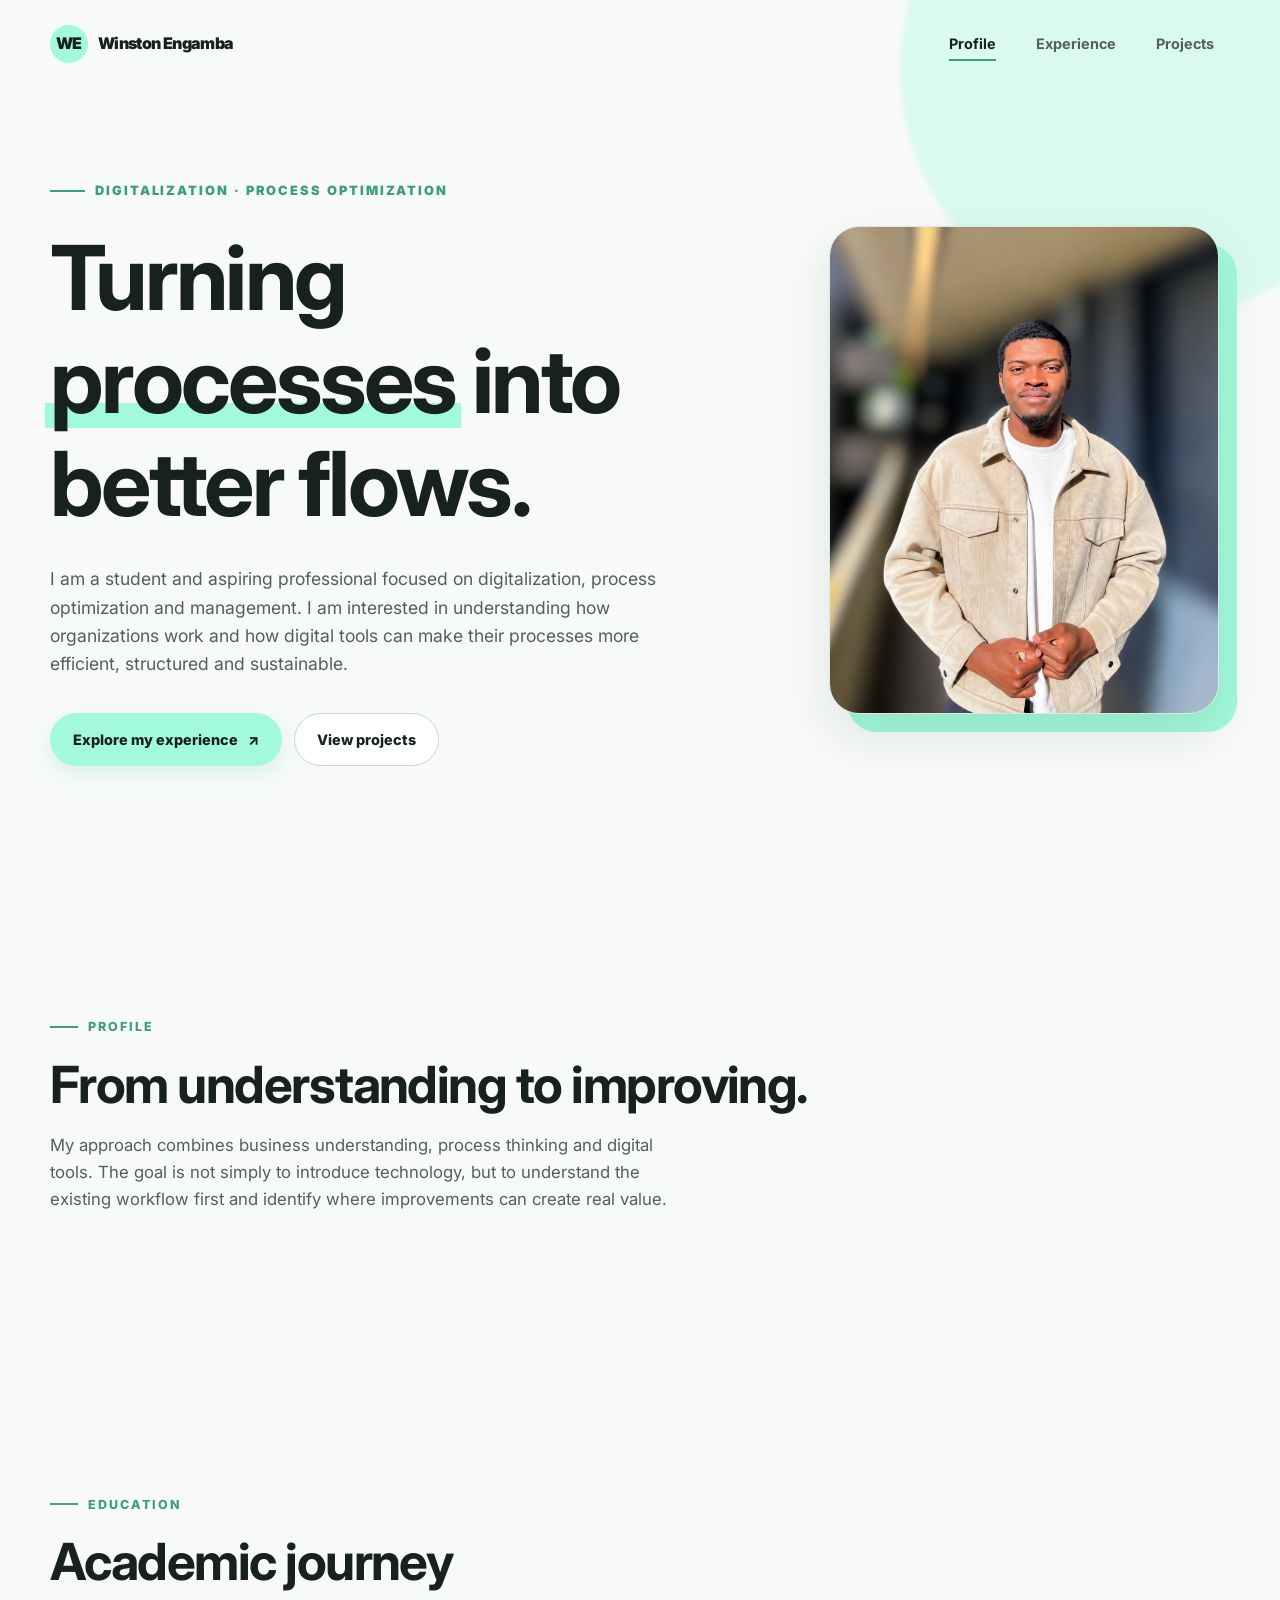
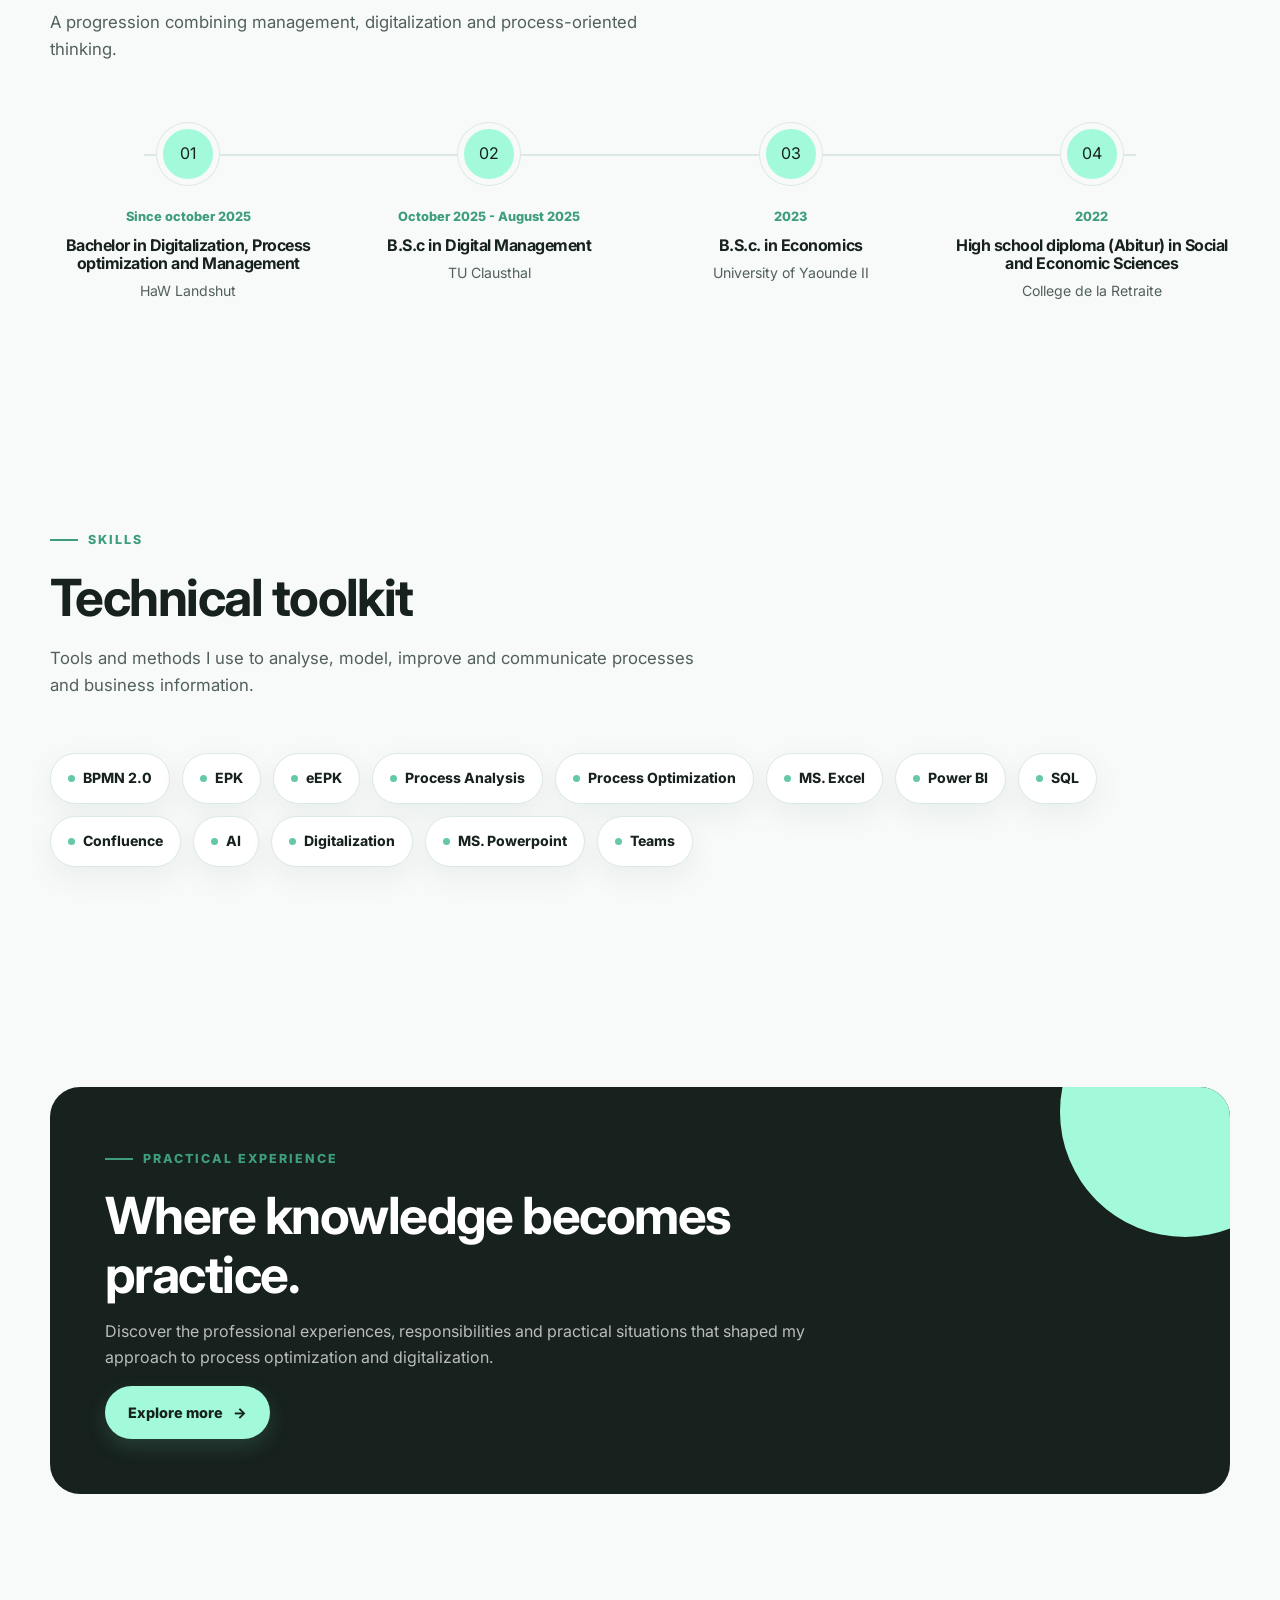
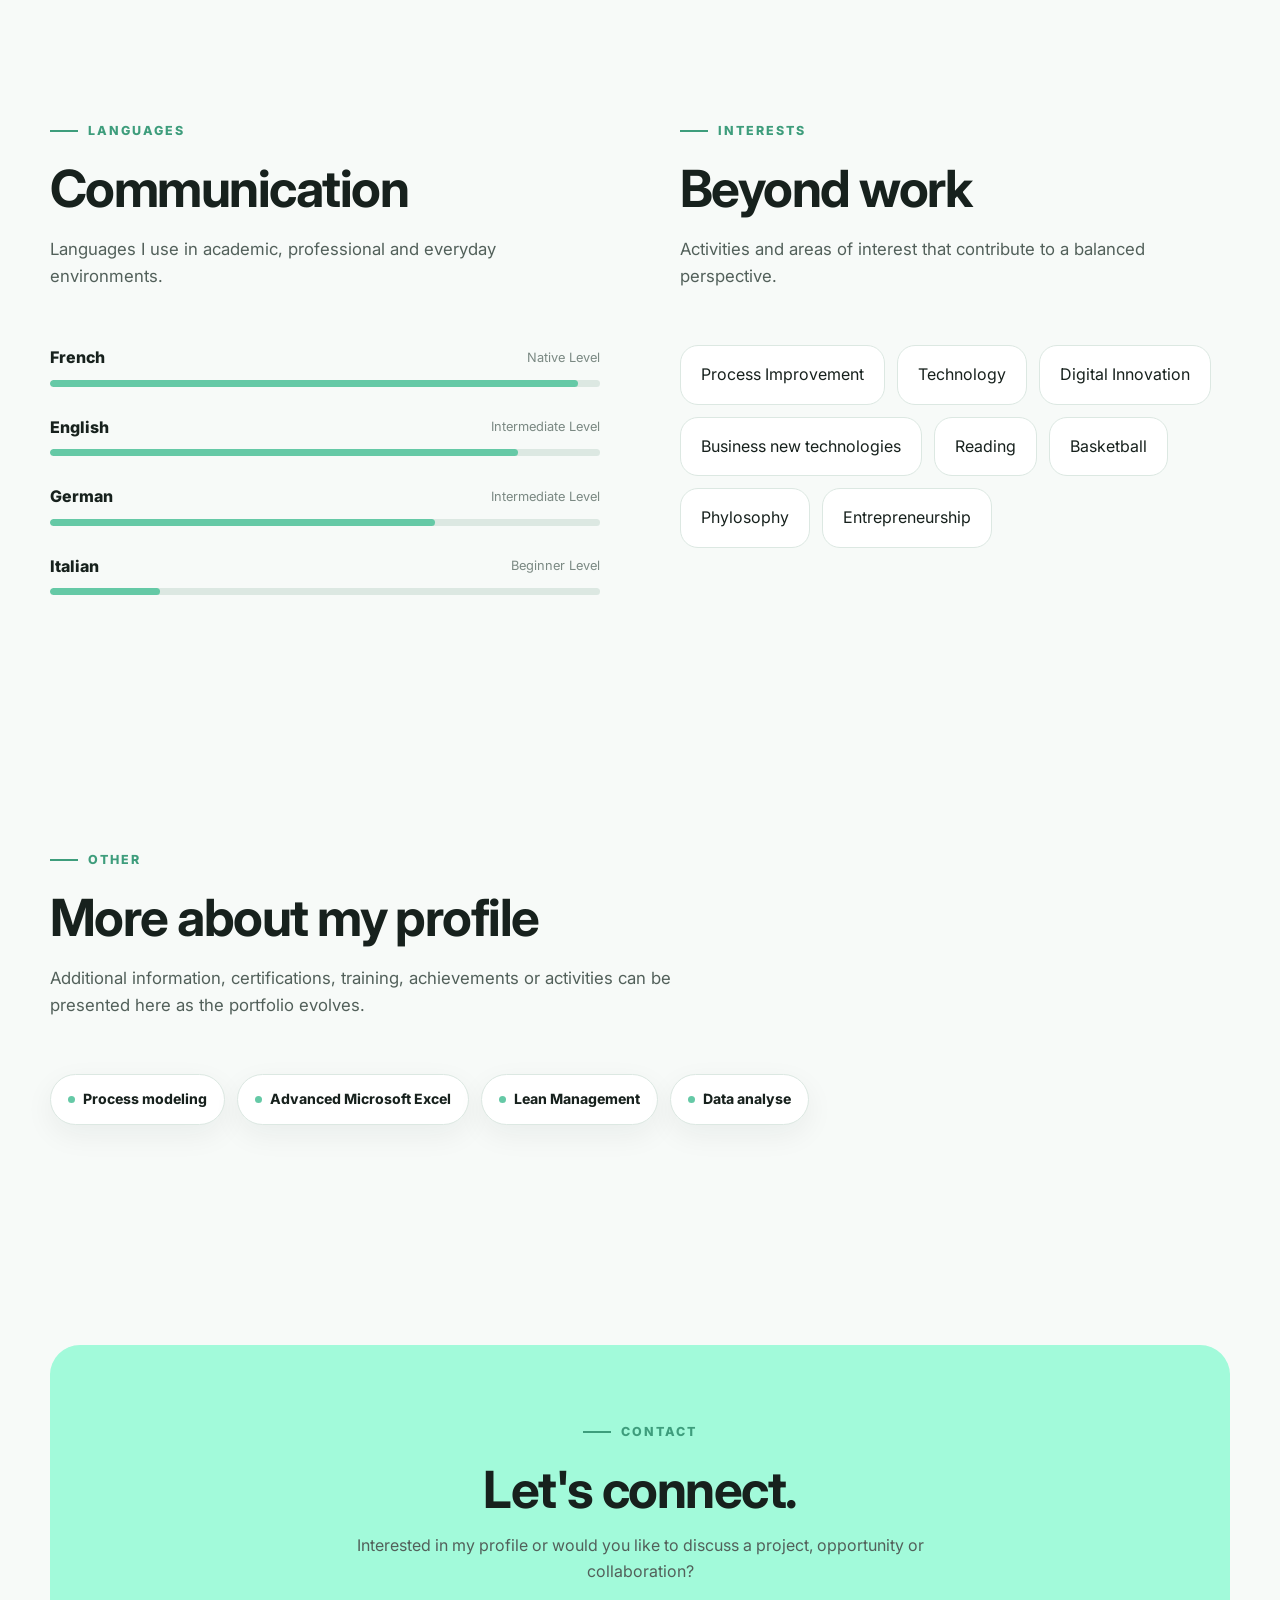
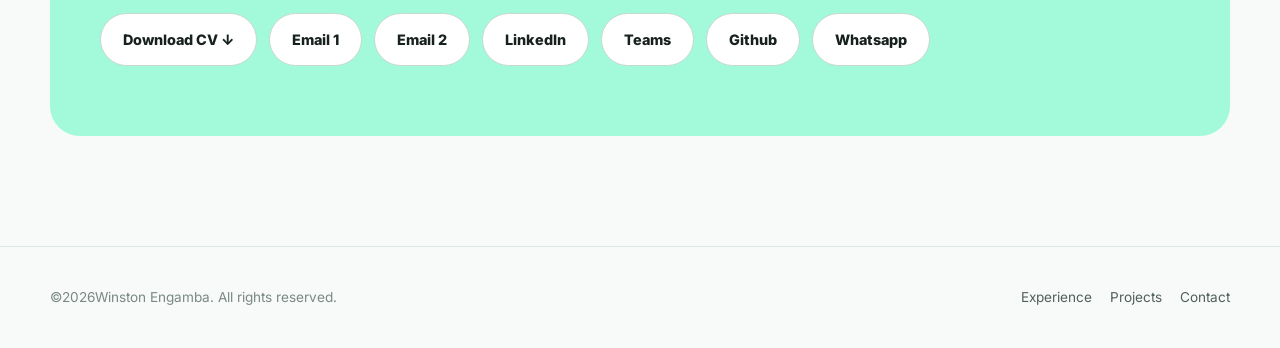
<file: index.html>
<!DOCTYPE html>
<html lang="en">

<head>

    <!-- =====================================================
         META
    ====================================================== -->

    <meta charset="UTF-8">

    <meta
        name="viewport"
        content="width=device-width, initial-scale=1.0"
    >

    <meta
        name="description"
        content="Personal portfolio of Winston Engamba — Digitalization, Process Optimization and Management."
    >

    <meta
        name="author"
        content="Winston Engamba"
    >

    <title>
        Winston Engamba | Digitalization & Process Optimization
    </title>


    <!-- =====================================================
         FAVICON
    ====================================================== -->

    <link
        rel="icon"
        type="image/png"
        href="assets/icons/favicon.png"
    >


    <!-- =====================================================
         CSS
    ====================================================== -->

    <link
        rel="stylesheet"
        href="css/main.css"
    >

    <link
        rel="stylesheet"
        href="css/profile.css"
    >


    <!-- =====================================================
         FONT
    ====================================================== -->

    <link rel="preconnect" href="https://fonts.googleapis.com">
    <link rel="preconnect" href="https://fonts.gstatic.com" crossorigin>
    <link
        href="https://fonts.googleapis.com/css2?family=Inter:wght@400;500;600;700;800;900&display=swap"
        rel="stylesheet"
    >
</head>


<body>


<!-- =========================================================
     HEADER
========================================================= -->

<header class="site-header">

    <div class="header-container">


        <!-- Logo -->

        <a
            href="index.html"
            class="site-logo"
            aria-label="Winston Engamba - Home"
        >

            <span class="logo-mark">WE</span>
            <span>Winston Engamba</span>

        </a>


        <!-- Navigation -->

        <nav class="main-navigation" aria-label="Main navigation">
            <a href="index.html" class="active">Profile</a>
            <a href="experiences.html">Experience</a>
            <a href="projects.html">Projects</a>
        </nav>
    </div>
</header>

<main>

  <!-- =========================================================
     HERO / PERSONAL PROFILE
========================================================= -->

<section
    class="profile-hero"
    id="profile"
>

    <div class="container">

        <div class="profile-hero-grid">


            <!-- Text -->

            <div
                class="profile-hero-content reveal"
            >

                <div class="profile-eyebrow">

                    Digitalization
                    ·
                    Process Optimization

                </div>


                <h1 class="profile-title">

                    Turning
                    <span class="highlight">
                        processes
                    </span>
                    into better flows.

                </h1>


                <p class="profile-introduction">

                    I am a student and aspiring professional
                    focused on digitalization, process
                    optimization and management. I am
                    interested in understanding how
                    organizations work and how digital tools
                    can make their processes more efficient,
                    structured and sustainable.

                </p>


                <div class="profile-actions">

                    <a
                        href="experiences.html"
                        class="button button-primary"
                    >
                        Explore my experience
                        <span>↗</span>
                    </a>


                    <a
                        href="projects.html"
                        class="button button-secondary"
                    >
                        View projects
                    </a>

                </div>

            </div>



            <!-- Profile picture -->

            <div
                class="profile-photo-wrapper hero-visual reveal"
            >

                <div class="profile-photo-frame">

                    <img
                        src="assets/images/profile/profile (2).png"
                        alt="Portrait of Winston Engamba"
                        class="profile-photo"
                    >

                </div>

            </div>


        </div>

    </div>

</section>



<!-- =========================================================
     SHORT PROFILE
========================================================= -->
<section class="section">
    <div class="container">
        <div class="section-header reveal">
            <span class="section-label">Profile</span>
            <h2 class="section-title">From understanding to improving.</h2>
            <p class="section-description">
                My approach combines business understanding, process thinking and 
              digital tools. The goal is not simply to introduce technology, but to
              understand the existing workflow first and identify where improvements 
              can create real value.
            </p>
        </div>
    </div>
</section>

<!-- =========================================================
     EDUCATION
========================================================= -->
<section class="section" id="education">
    <div class="container">
        <div class="section-header reveal">
            <span class="section-label">Education</span>
            <h2 class="section-title">Academic journey</h2>
            <p class="section-description">A progression combining management,
                digitalization and process-oriented thinking.
            </p>

        </div>



        <div class="education-timeline">


            <!-- Education 01 -->
            <article class="education-item reveal">
                <div class="education-node">01</div>
                <div class="education-year">Since october 2025</div>
                <h3 class="education-degree">
                    Bachelor in Digitalization, Process optimization and Management</h3>
                <p class="education-school">HaW Landshut</p>
            </article>

            <!-- Education 02 -->
            <article class="education-item reveal">
                <div class="education-node">02</div>
                <div class="education-year">October 2025 - August 2025</div>
                <h3 class="education-degree">B.S.c in Digital Management</h3>
                <p class="education-school">TU Clausthal</p>
            </article>



            <!-- Education 03 -->
            <article class="education-item reveal">
                <div class="education-node">03</div>
                <div class="education-year">2023</div>
                <h3 class="education-degree">B.S.c. in Economics</h3>
                <p class="education-school">University of Yaounde II</p>
            </article>

            <!-- Education 04 -->
            <article class="education-item reveal">
                <div class="education-node">04</div>
                <div class="education-year">2022</div>
                <h3 class="education-degree">
                    High school diploma (Abitur) in Social and Economic Sciences</h3>
                <p class="education-school">College de la Retraite</p>
            </article>
       </div>
    </div>
</section>



<!-- =========================================================
     TECHNICAL SKILLS
========================================================= -->
<section class="section" id="skills">
    <div class="container">
        <div class="section-header reveal">
            <span class="section-label">Skills</span>
            <h2 class="section-title">Technical toolkit</h2>
            <p class="section-description">
                Tools and methods I use to analyse,
                model, improve and communicate processes
                and business information.
            </p>
        </div>

        <div class="skills-grid reveal">
            <span class="skill-bubble">BPMN 2.0</span>
            <span class="skill-bubble">EPK</span>
            <span class="skill-bubble">eEPK</span>
            <span class="skill-bubble">Process Analysis</span>
            <span class="skill-bubble">Process Optimization</span>
            <span class="skill-bubble">MS. Excel</span>
            <span class="skill-bubble">Power BI</span>
            <span class="skill-bubble">SQL</span>
            <span class="skill-bubble">Confluence</span>
            <span class="skill-bubble">AI</span>
            <span class="skill-bubble">Digitalization</span>
            <span class="skill-bubble">MS. Powerpoint</span>
            <span class="skill-bubble">Teams</span>
        </div>
    </div>
</section>

<!-- =========================================================
     EXPERIENCE BANNER
========================================================= -->
<section class="section">
    <div class="container">
        <div class="profile-cta reveal">
            <div class="profile-cta-content">
                <span class="section-label">Practical Experience</span>
                <h2>Where knowledge becomes practice.</h2>
                <p>Discover the professional experiences, responsibilities 
                  and practical situations that shaped my approach to process
                  optimization and digitalization.
                </p>
                <a href="experience.html" class="button button-primary">Explore more
                    <span>→</span>
                </a>
            </div>
        </div>
    </div>
</section>

<!-- =========================================================
     LANGUAGES & INTERESTS
========================================================= -->
<section class="section" id="languages">
    <div class="container">
        <div class="languages-grid">
            <!-- =================================================
                 LANGUAGES
            ================================================== -->
            <div class="reveal">
                <div class="section-header">
                    <span class="section-label">Languages</span>
                    <h2 class="section-title">Communication</h2>
                    <p class="section-description">Languages I use in academic,
                        professional and everyday
                        environments.
                    </p>
                </div>

                <!-- Language 01 -->
                <div class="language-item">

                    <div class="language-header">
                        <span class="language-name">French</span>
                        <span class="language-level">Native Level</span>
                    </div>
                    <div class="language-track">
                        <div class="language-progress" data-level="96"></div>
                    </div>
                </div>

                <!-- Language 02 -->
                <div class="language-item">
                    <div class="language-header">
                        <span class="language-name">English</span>
                        <span class="language-level">Intermediate Level</span>
                    </div>
                    <div class="language-track">
                        <div class="language-progress" data-level="85"></div>
                    </div>
                </div>

                <!-- Language 03 -->
                <div class="language-item">
                    <div class="language-header">
                        <span class="language-name">German</span>
                        <span class="language-level">Intermediate Level</span>
                    </div>
                    <div class="language-track">
                        <div class="language-progress" data-level="70"></div>
                    </div>

                </div>

                <!-- Language 04 -->

                <div class="language-item">
                    <div class="language-header">
                        <span class="language-name">Italian</span>
                        <span class="language-level">Beginner Level</span>
                    </div>
                    <div class="language-track">
                        <div class="language-progress" data-level="20"></div>
                    </div>
                </div>
            </div>



            <!-- =================================================
                 INTERESTS
            ================================================== -->
            <div class="reveal">
                <div class="section-header">
                    <span class="section-label">Interests</span>
                    <h2 class="section-title">Beyond work</h2>
                    <p class="section-description">Activities and areas of interest
                        that contribute to a balanced perspective.
                    </p>
                </div>

                <div class="interests-grid">
                    <div class="interest-card">Process Improvement</div>
                    <div class="interest-card">Technology</div>
                    <div class="interest-card">Digital Innovation</div>
                    <div class="interest-card">Business new technologies</div>        
                    <div class="interest-card">Reading</div>
                    <div class="interest-card">Basketball</div>
                    <div class="interest-card">Phylosophy</div>
                    <div class="interest-card">Entrepreneurship</div>
                </div>
            </div>
        </div>
    </div>
</section>



<!-- =========================================================
     OTHER
========================================================= -->

<section
    class="section"
    id="other"
>

    <div class="container">

        <div class="section-header reveal">
            <span class="section-label">Other</span>
            <h2 class="section-title">More about my profile</h2>
            <p class="section-description">
                Additional information, certifications,
                training, achievements or activities can
                be presented here as the portfolio evolves.
            </p>
        </div>

        <div class="skills-grid reveal">
            <span class="skill-bubble">Process modeling</span>
            <span class="skill-bubble">Advanced Microsoft Excel</span>
            <span class="skill-bubble">Lean Management</span>
            <span class="skill-bubble">Data analyse</span>
        </div>
    </div>
</section>

<!-- =========================================================
     CONTACT / CV
========================================================= -->
<section class="section" id="contact">
    <div class="container">
        <div class="contact-banner reveal">
            <span class="section-label">Contact</span>
            <h2>Let's connect.</h2>
            <p>Interested in my profile or would you like to discuss a project, 
              opportunity or collaboration?
            </p>
            <div class="profile-actions" text=center>
                <a
                    href="assets/documents/CV_Winston_Engamba.pdf"
                    class="button button-secondary"
                    data-cv-download
                    download
                >
                    Download CV
                    ↓
                </a>
                <a href="mailto:rodokomon@24gmail.com" class="button button-secondary"
                >Email 1</a>
                <a href="mailto:winstonengamba5@gmail.com" class="button button-secondary"
                >Email 2</a>
                <a href="www.linkedin.com/in/winston-engamba-7b3489325" class="button button-secondary"
                >LinkedIn</a>
                <a href="https://teams.live.com/l/invite/FEAVHbyP9lPHipJ5g?v=g1" class="button button-secondary"
                >Teams</a>
                <a href="https://github.com/wero-git" class="button button-secondary"
                >Github</a>
                <a href="tel:+491784901148" class="button button-secondary"
                >Whatsapp</a>
          </div>
        </div>
    </div>
</section>
</main>

<!-- =========================================================
     FOOTER
========================================================= -->

<footer class="site-footer">
    <div class="container footer-container">
        <p class="footer-copy">
          ©<span data-current-year>2026</span>Winston Engamba. All rights reserved.
        </p>

      <div class="footer-links">
            <a href="experiences.html">Experience</a>
            <a href="projects.html">Projects</a>
            <a href="#contact">Contact</a>
        </div>

    </div>

</footer>



<!-- =========================================================
     JAVASCRIPT
========================================================= -->

<script src="js/main.js" defer></script>
<script src="js/animations.js" defer></script>

</body>

</html>
</file>
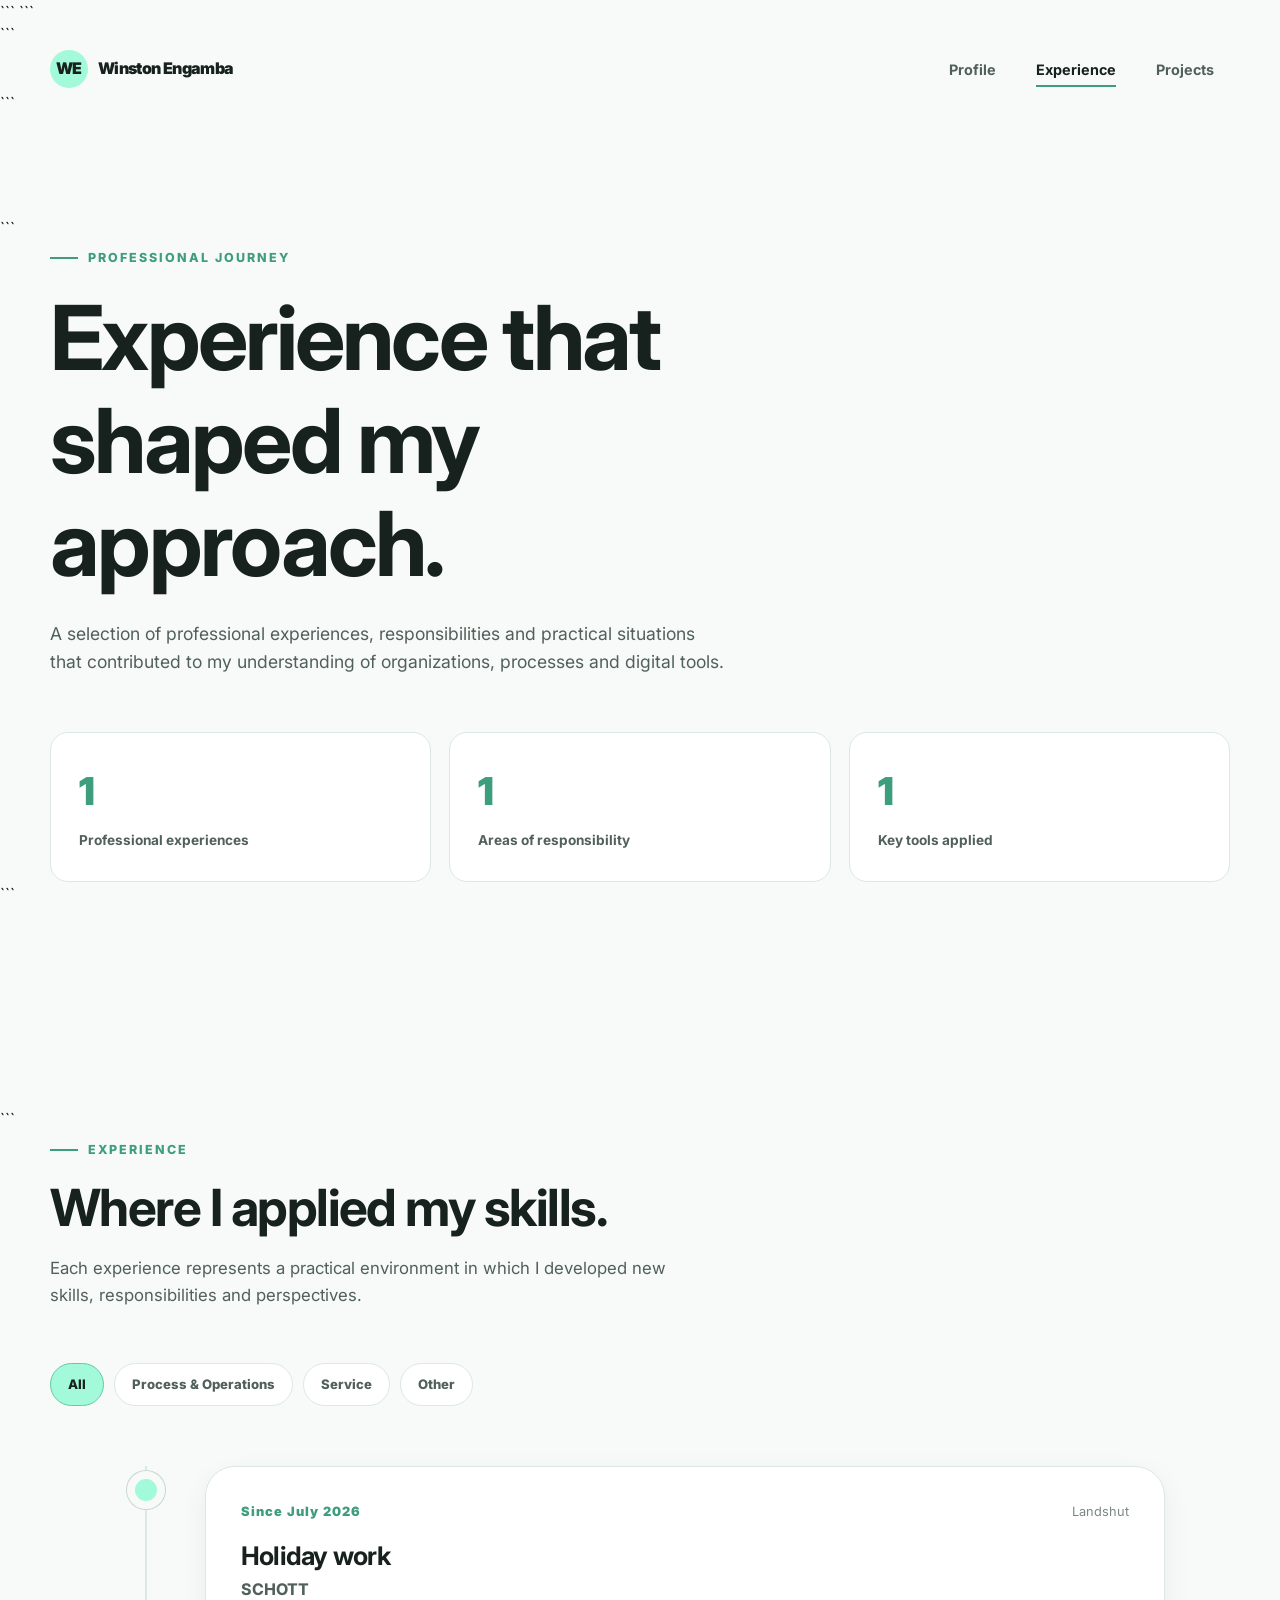
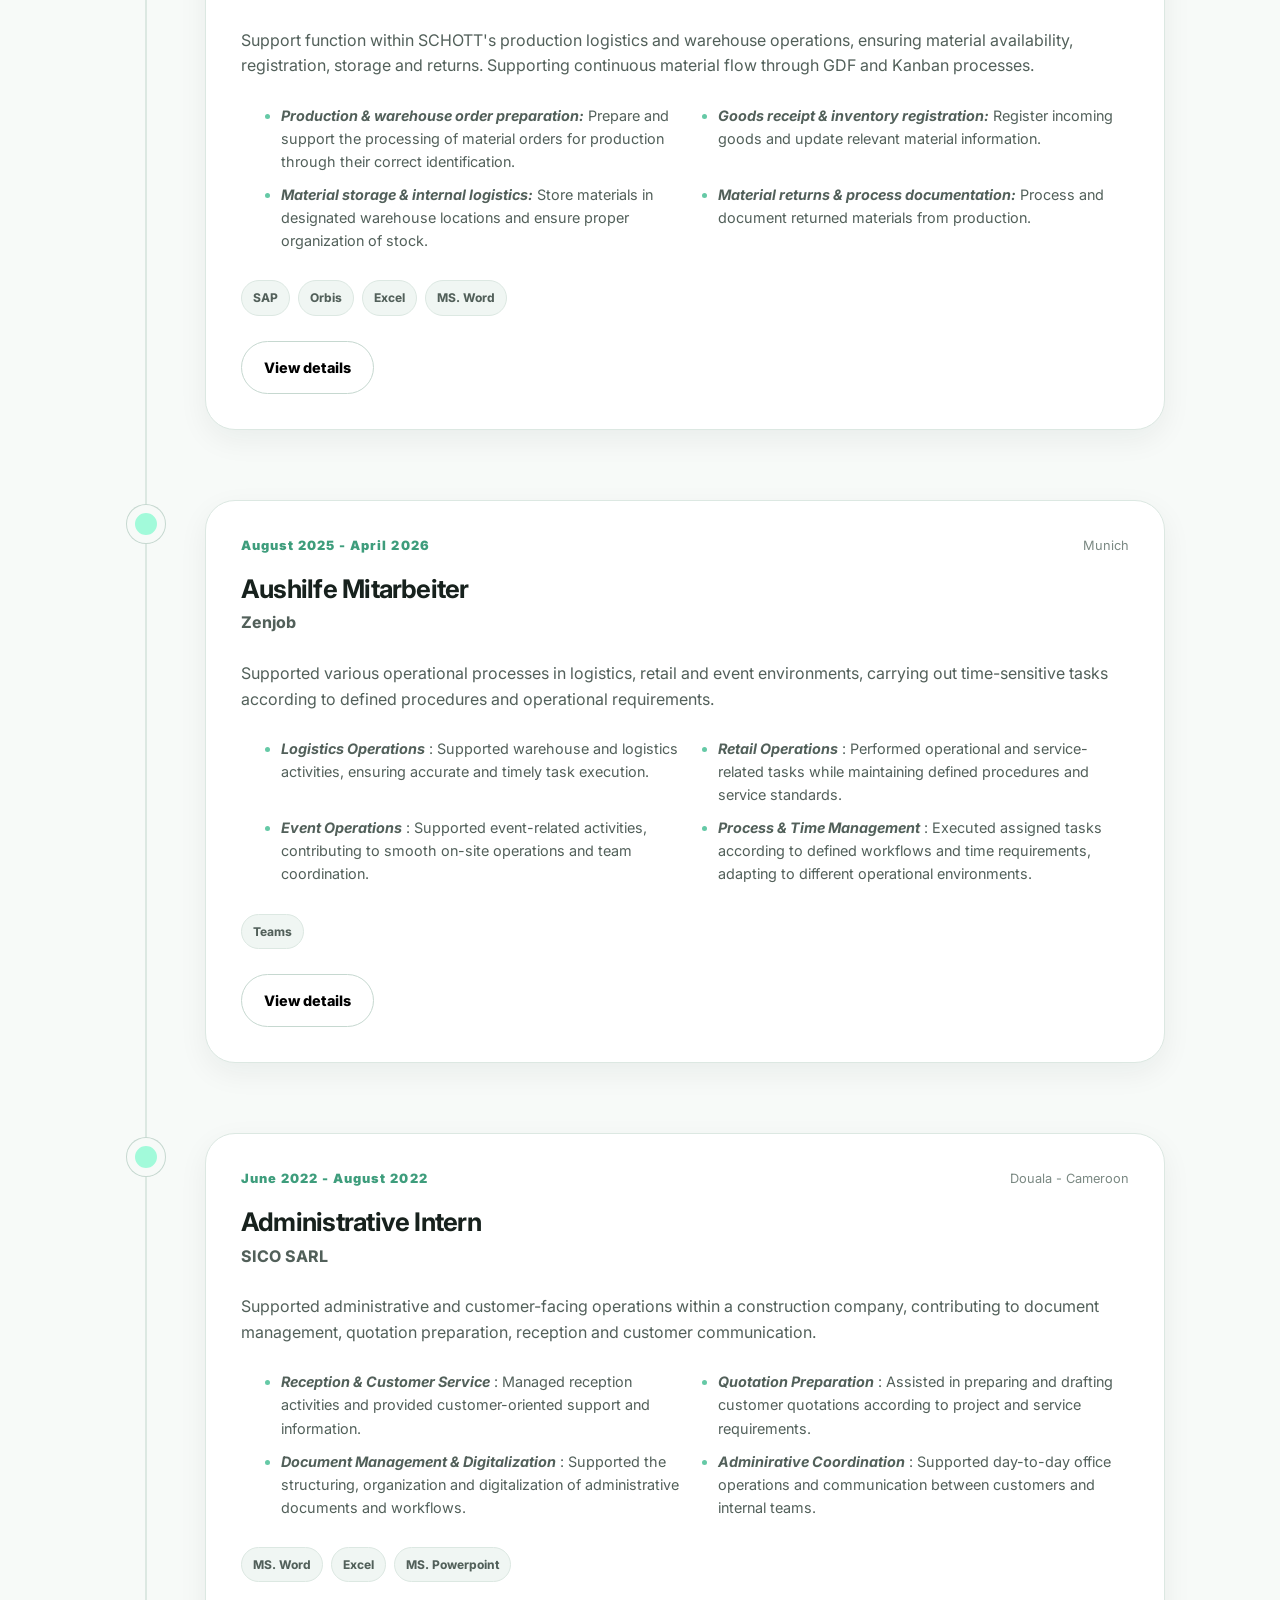
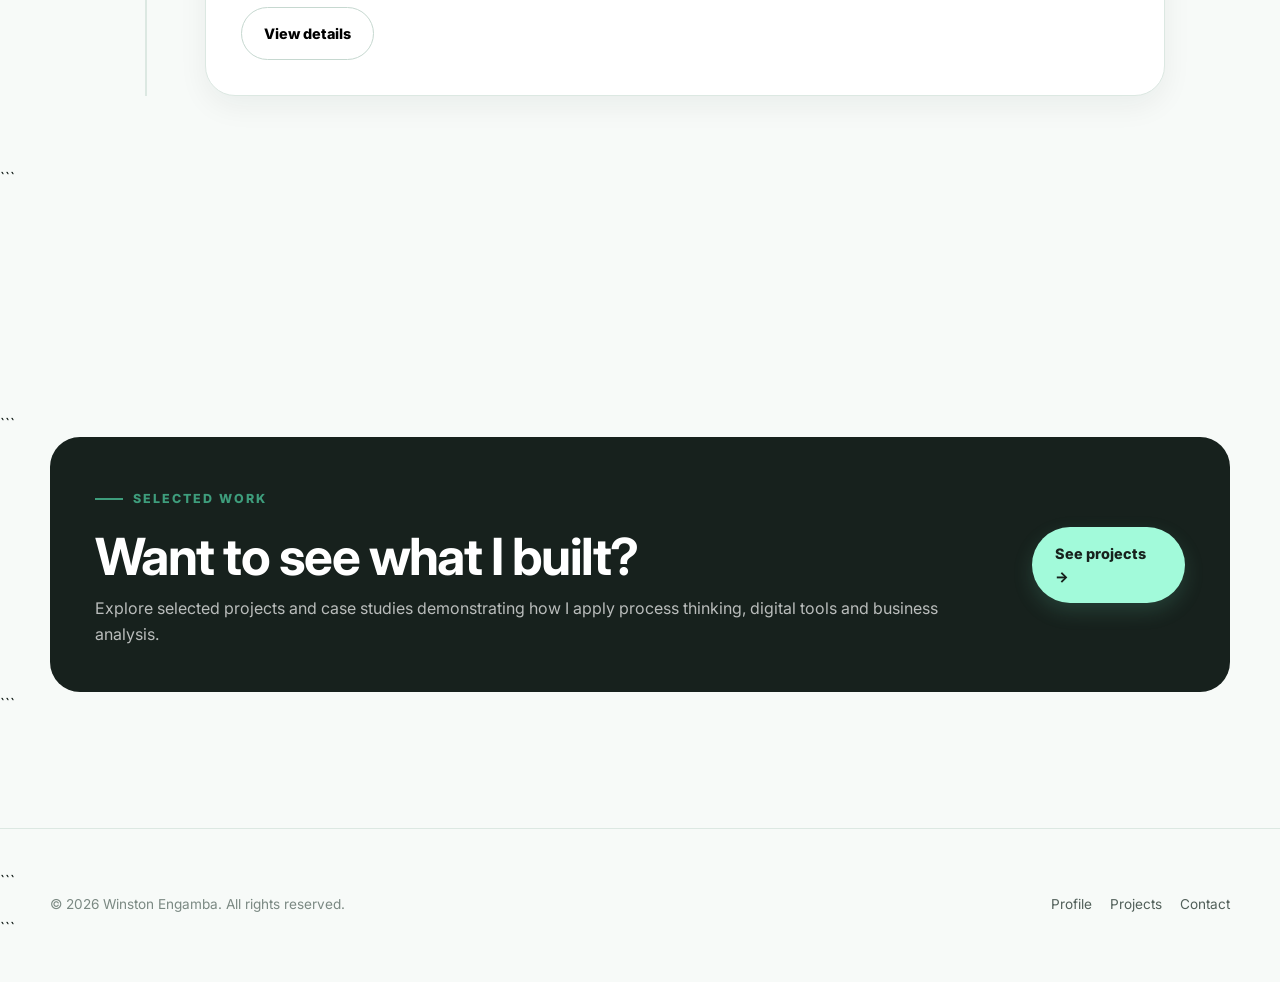
<file: experiences.html>
<!DOCTYPE html>

<html lang="en">

<head>

```
<meta charset="UTF-8">

<meta
    name="viewport"
    content="width=device-width, initial-scale=1.0"
>

<meta
    name="description"
    content="Professional experience of Winston Engamba — Digitalization, Process Optimization and Management."
>

<meta
    name="author"
    content="Winston Engamba"
>

<title>
    Winston Engamba | Experience
</title>

<link
    rel="icon"
    type="image/png"
    href="assets/icons/favicon.png"
>

<!-- Global styles -->
<link
    rel="stylesheet"
    href="css/main.css"
>

<!-- Page styles -->
<link
    rel="stylesheet"
    href="css/experiences.css"
>

<!-- Font -->
<link
    rel="preconnect"
    href="https://fonts.googleapis.com"
>

<link
    rel="preconnect"
    href="https://fonts.gstatic.com"
    crossorigin
>

<link
    href="https://fonts.googleapis.com/css2?family=Inter:wght@400;500;600;700;800;900&display=swap"
    rel="stylesheet"
>
```

</head>

<body>

<!-- =========================================================
     HEADER
========================================================= -->

<header class="site-header">

```
<div class="header-container">

    <a
        href="index.html"
        class="site-logo"
        aria-label="Winston Engamba - Home"
    >

        <span class="logo-mark">
            WE
        </span>

        <span>
            Winston Engamba
        </span>

    </a>


    <nav
        class="main-navigation"
        aria-label="Main navigation"
    >

        <a href="index.html">
            Profile
        </a>

        <a
            href="experiences.html"
            class="active"
        >
            Experience
        </a>

        <a href="projects.html">
            Projects
        </a>

    </nav>

</div>
```

</header>

<main>

<!-- =========================================================
     HERO
========================================================= -->

<section class="experience-hero">

```
<div class="container">

    <div
        class="experience-hero-content reveal"
    >

        <span class="section-label">
            Professional Journey
        </span>

        <h1 class="experience-hero-title">

            Experience that
            shaped my approach.

        </h1>

        <p class="experience-hero-description">

            A selection of professional experiences,
            responsibilities and practical situations
            that contributed to my understanding of
            organizations, processes and digital tools.

        </p>

    </div>


    <!-- =================================================
         SUMMARY
    ================================================== -->

    <div class="experience-summary">


        <div
            class="summary-card reveal"
        >

            <span
                class="summary-value"
                data-count="01+"
            >
                3+
            </span>

            <span class="summary-label">
                Professional experiences
            </span>

        </div>


        <div
            class="summary-card reveal"
        >

            <span
                class="summary-value"
                data-count="01+"
            >
                8+
            </span>

            <span class="summary-label">
                Areas of responsibility
            </span>

        </div>


        <div
            class="summary-card reveal"
        >

            <span
                class="summary-value"
                data-count="01+"
            >
                8+
            </span>

            <span class="summary-label">
                Key tools applied
            </span>

        </div>


    </div>

</div>
```

</section>

<!-- =========================================================
     EXPERIENCE
========================================================= -->

<section class="section">

```
<div class="container">


    <div class="section-header reveal">

        <span class="section-label">
            Experience
        </span>

        <h2 class="section-title">
            Where I applied my skills.
        </h2>

        <p class="section-description">

            Each experience represents a practical
            environment in which I developed new
            skills, responsibilities and perspectives.

        </p>

    </div>



    <!-- =================================================
         FILTERS
    ================================================== -->

    <div
        class="experience-filters reveal"
        aria-label="Experience filters"
    >

        <button
            type="button"
            class="experience-filter active"
            data-experience-filter="all"
        >
            All
        </button>

        <button
            type="button"
            class="experience-filter"
            data-experience-filter="process"
        >
            Process & Operations
        </button>

        <button
            type="button"
            class="experience-filter"
            data-experience-filter="service"
        >
            Service
        </button>

        <button
            type="button"
            class="experience-filter"
            data-experience-filter="other"
        >
            Other
        </button>

    </div>



    <!-- =================================================
         TIMELINE
    ================================================== -->

    <div class="experience-timeline">


        <!-- =================================================
             EXPERIENCE 01
        ================================================== -->

        <article
            class="experience-item reveal"
            data-experience-category="process"
        >

            <div class="experience-node"></div>


            <div class="experience-card">


                <div class="experience-meta">

                    <span class="experience-period">
                        Since July 2026
                    </span>

                    <span class="experience-location">
                        Landshut
                    </span>

                </div>


                <h3 class="experience-position">

                    Holiday work

                </h3>


                <div class="experience-company">

                    SCHOTT

                </div>


                <p class="experience-description">

                Support function within SCHOTT's production 
                logistics and warehouse operations, ensuring 
                material availability, registration, storage and returns. 
                Supporting continuous material flow through GDF and Kanban 
                processes.

                </p>


                <ul class="experience-responsibilities">

                    <li>
        <strong><em>Production & warehouse order preparation:</em></strong>
        Prepare and support the processing of material
        orders for production through their correct identification.
    </li>

    <li>
        <strong><em>Goods receipt & inventory registration:</em></strong>
        Register incoming goods and update relevant material
        information.
    </li>

    <li>
        <strong><em>Material storage & internal logistics:</em></strong>
        Store materials in designated warehouse locations
        and ensure proper organization of stock.
    </li>

    <li>
        <strong><em>Material returns & process documentation:</em></strong>
        Process and document returned materials from production.
    </li>

                </ul>


                <div class="experience-tools">

                    <span>
                        SAP
                    </span>

                    <span>
                        Orbis
                    </span>

                    <span>
                        Excel
                    </span>

                    <span>
                        MS. Word
                    </span>

                </div>


                <div class="experience-details">

                    <p>
                        
                    Logistics • Retail • Operational processes • Time 
                    management • Team coordination • Process adherence

                    </p>

                </div>


                <button
                    type="button"
                    class="button button-secondary"
                    data-experience-toggle
                    aria-expanded="false"
                    style="margin-top:25px;"
                >
                    View details
                </button>


            </div>

        </article>



        <!-- =================================================
             EXPERIENCE 02
        ================================================== -->

        <article
            class="experience-item reveal"
            data-experience-category="service"
        >

            <div class="experience-node"></div>


            <div class="experience-card">

                <div class="experience-meta">

                    <span class="experience-period">
                        August 2025 -  April 2026
                    </span>

                    <span class="experience-location">
                        Munich
                    </span>

                </div>


                <h3 class="experience-position">

                    Aushilfe Mitarbeiter 

                </h3>


                <div class="experience-company">

                    Zenjob

                </div>


                <p class="experience-description">

                    Supported various operational processes in logistics, 
                    retail and event environments, carrying out time-sensitive 
                    tasks according to defined procedures and 
                    operational requirements.

                </p>


                <ul class="experience-responsibilities">

                    <li>
                        
                    <strong><em>Logistics Operations</em></strong> : Supported 
                    warehouse and logistics activities, ensuring accurate and 
                    timely task execution.
                    </li>

                    <li>
                    <strong><em>Retail Operations</em></strong> : Performed 
                    operational and service-related tasks while maintaining 
                    defined procedures and service standards.
                    </li>

                    <li>
                    <strong><em>Event Operations</em></strong> : Supported 
                    event-related activities, contributing to smooth 
                    on-site operations and team coordination.
                    </li>

                    <li>
                    <strong><em>Process & Time Management</em></strong> : Executed 
                    assigned tasks according to defined workflows and time 
                    requirements, adapting to different operational environments.
                    </li>

                </ul>


                <div class="experience-tools">

                    <span>
                        Teams
                    </span>


                </div>


                <div class="experience-details">

                    <p>
                Logistics & service operations • Retail & event support • Time-sensitive 
                task execution • Customer care • Process 
                adherence • Team coordination • Operational flexibility
                    </p>

                </div>


                <button
                    type="button"
                    class="button button-secondary"
                    data-experience-toggle
                    aria-expanded="false"
                    style="margin-top:25px;"
                >
                    View details
                </button>

            </div>

        </article>



        <!-- =================================================
             EXPERIENCE 03
        ================================================== -->

        <article
            class="experience-item reveal"
            data-experience-category="other"
        >

            <div class="experience-node"></div>


            <div class="experience-card">

                <div class="experience-meta">

                    <span class="experience-period">
                        June 2022 - August 2022
                    </span>

                    <span class="experience-location">
                        Douala - Cameroon
                    </span>

                </div>


                <h3 class="experience-position">

                    Administrative Intern

                </h3>


                <div class="experience-company">

                    SICO SARL

                </div>


                <p class="experience-description">

                    Supported administrative and customer-facing 
                    operations within a construction company, contributing 
                    to document management, quotation preparation, 
                    reception and customer communication.

                </p>


                <ul class="experience-responsibilities">

                    <li>
           <strong><em>Reception & Customer Service</em></strong> : Managed 
           reception activities and provided customer-oriented support and information.
                    </li>

                    <li>
            <strong><em>Quotation Preparation</em></strong> : Assisted in preparing 
            and drafting customer quotations according to project and service 
            requirements.
                    </li>

                    <li>
            <strong><em>Document Management & Digitalization</em></strong> : Supported 
            the structuring, organization and digitalization of 
            administrative documents and workflows.
                    </li>

                    <li>
            <strong><em>Adminirative Coordination</em></strong> : Supported day-to-day 
            office operations and communication between customers and internal teams.
                    </li>

                </ul>


                <div class="experience-tools">

                    <span>
                        MS. Word
                    </span>

                    <span>
                        Excel
                    </span>

                    <span>
                        MS. Powerpoint
                    </span>

                </div>


                <div class="experience-details">

                    <p>
            Administration • Customer Service • Quotation 
            Management • Document Digitalization • Office 
            Organization • Customer Communication

                    </p>

                </div>


                <button
                    type="button"
                    class="button button-secondary"
                    data-experience-toggle
                    aria-expanded="false"
                    style="margin-top:25px;"
                >
                    View details
                </button>

            </div>

        </article>


    </div>

</div>
```

</section>

<!-- =========================================================
     CTA
========================================================= -->

<section class="section">

```
<div class="container">

    <div class="experience-cta reveal">

        <div>

            <span class="section-label">
                Selected Work
            </span>

            <h2>
                Want to see what I built?
            </h2>

            <p>

                Explore selected projects and case
                studies demonstrating how I apply
                process thinking, digital tools and
                business analysis.

            </p>

        </div>


        <a
            href="projects.html"
            class="button button-primary"
        >
            See projects →
        </a>

    </div>

</div>
```

</section>

</main>

<!-- =========================================================
     FOOTER
========================================================= -->

<footer class="site-footer">

```
<div class="container footer-container">

    <p class="footer-copy">

        ©
        <span data-current-year>
            2026
        </span>
        Winston Engamba.
        All rights reserved.

    </p>


    <div class="footer-links">

        <a href="index.html">
            Profile
        </a>

        <a href="projects.html">
            Projects
        </a>

        <a href="index.html#contact">
            Contact
        </a>

    </div>

</div>
```

</footer>

<!-- =========================================================
     JAVASCRIPT
========================================================= -->

<script
    src="js/main.js"
    defer
></script>

<script
    src="js/animations.js"
    defer
></script>

<script
    src="js/experiences.js"
    defer
></script>

</body>

</html>
</file>
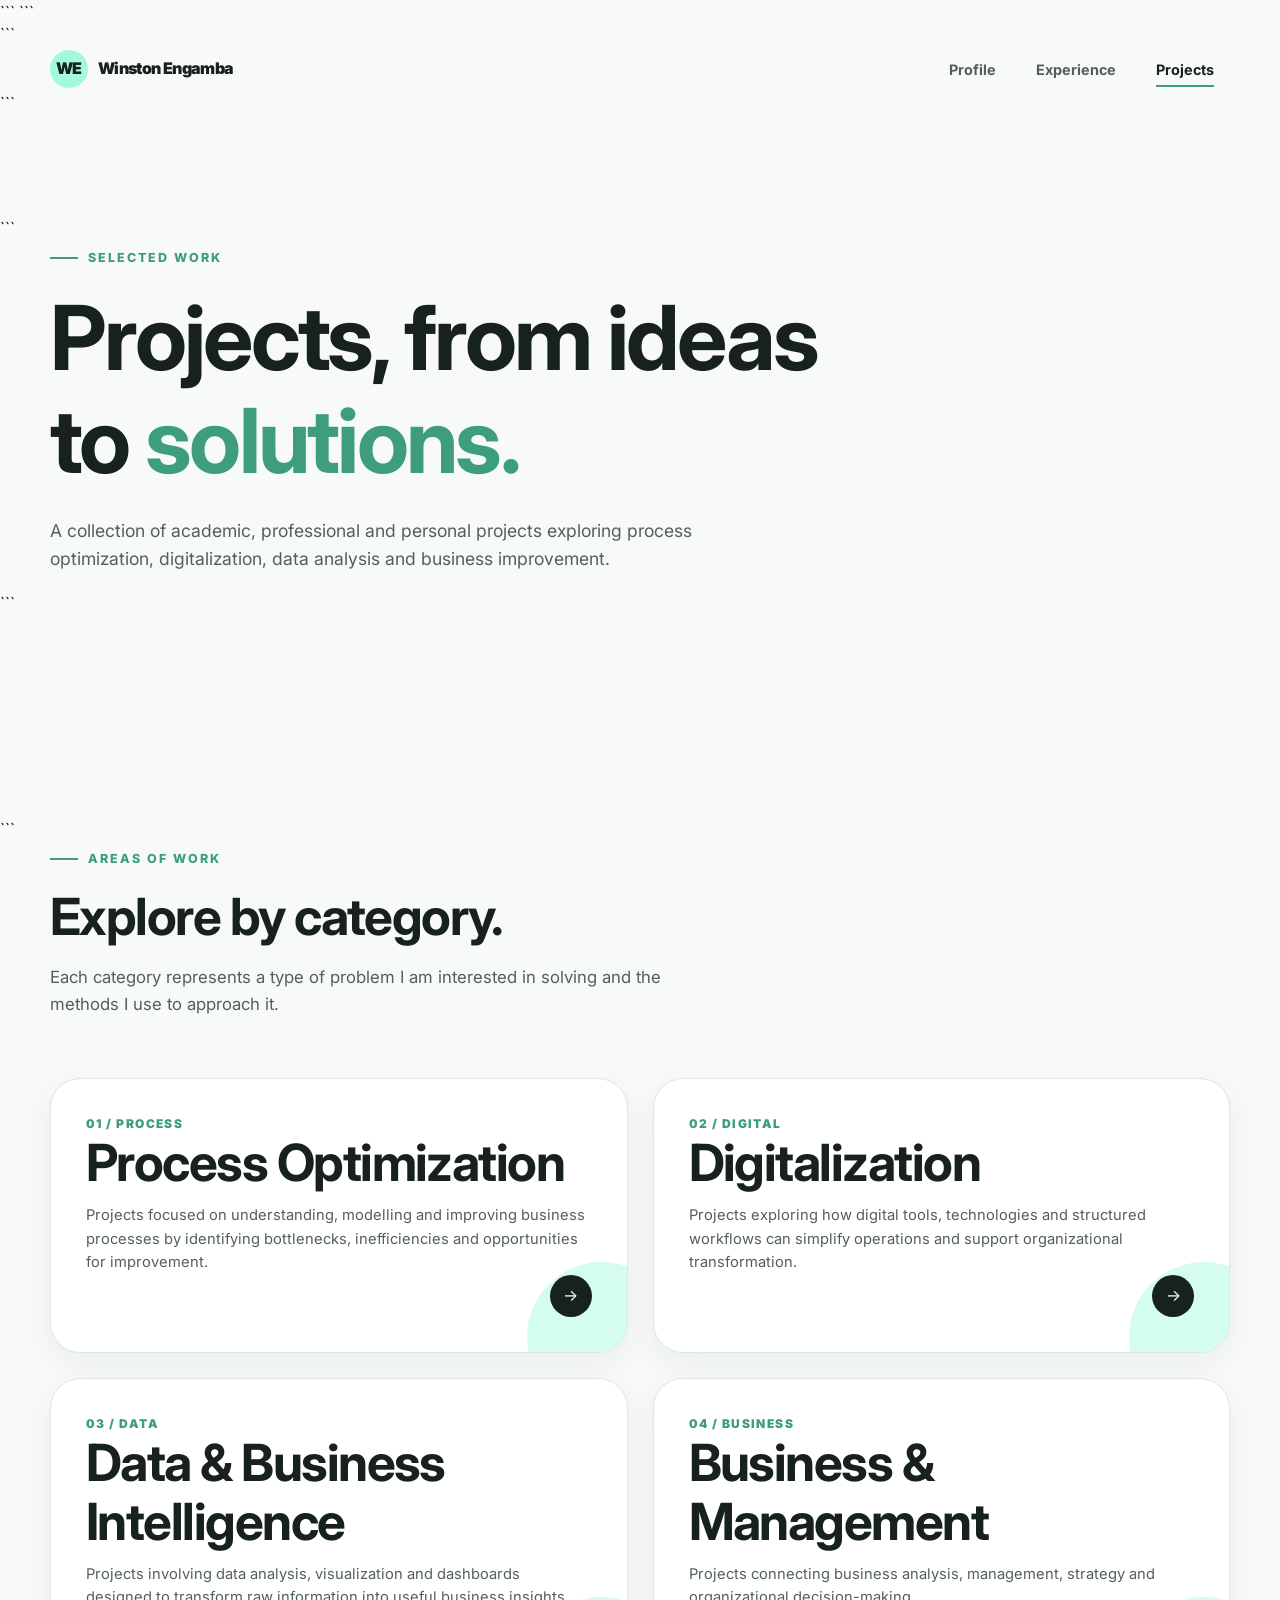
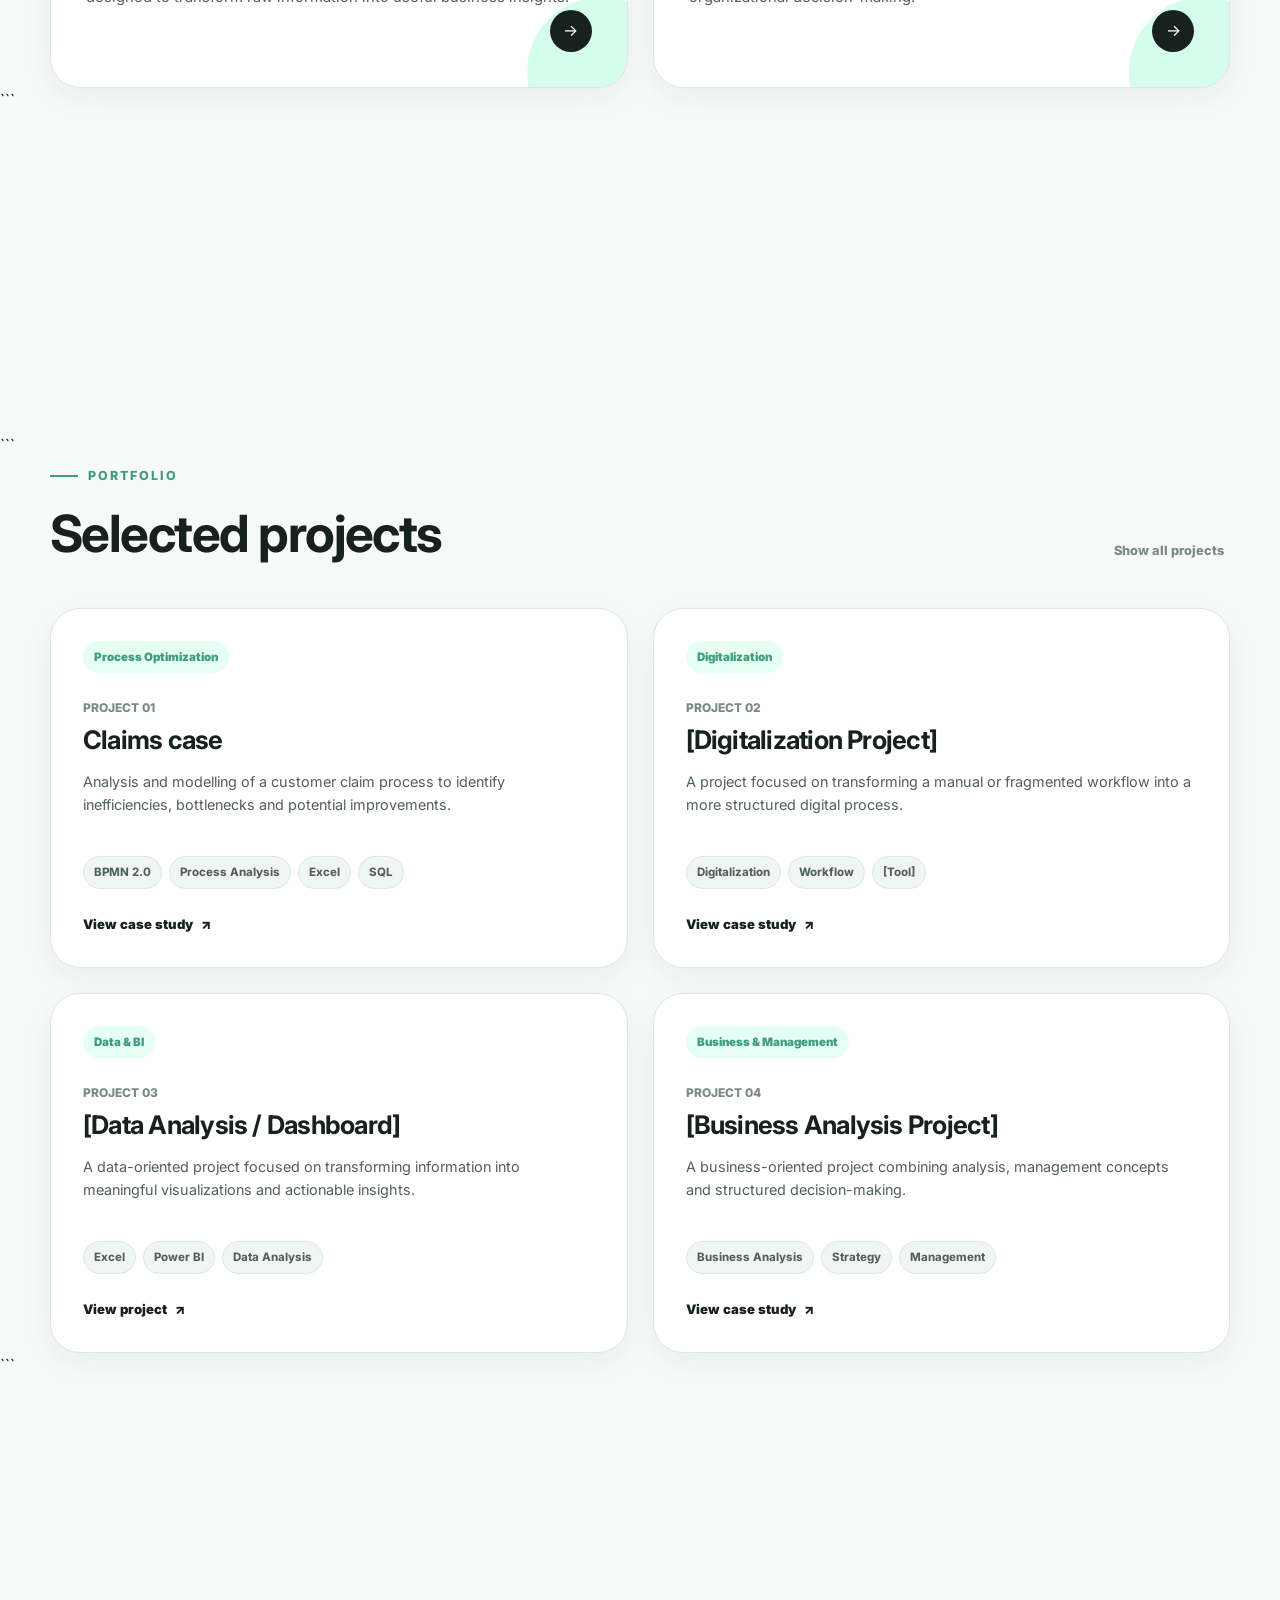
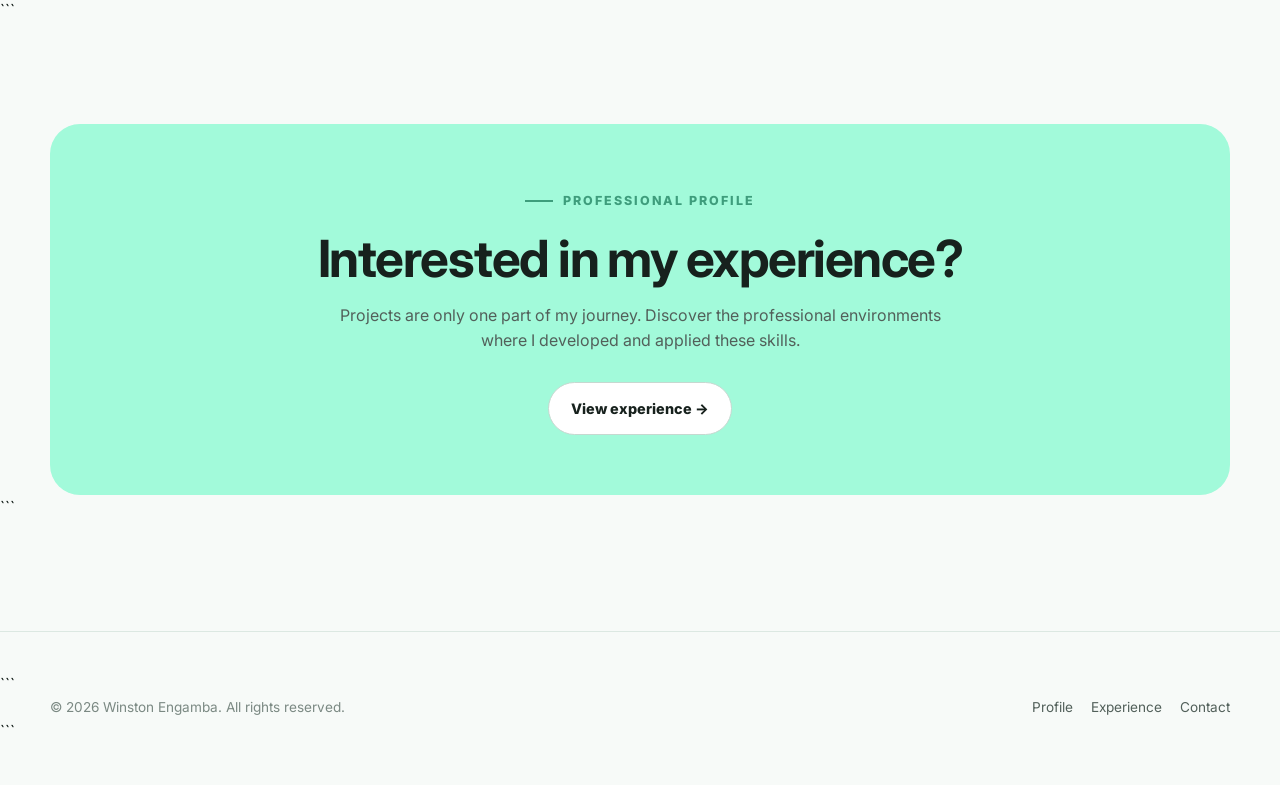
<file: projects.html>
<!DOCTYPE html>

<html lang="en">

<head>

```
<meta charset="UTF-8">

<meta
    name="viewport"
    content="width=device-width, initial-scale=1.0"
>

<meta
    name="description"
    content="Selected projects by Winston Engamba — Process Optimization, Digitalization, Data & Business Intelligence."
>

<meta
    name="author"
    content="Winston Engamba"
>

<title>
    Winston Engamba | Projects
</title>


<link
    rel="icon"
    type="image/png"
    href="assets/icons/favicon.png"
>


<!-- Global styles -->

<link
    rel="stylesheet"
    href="css/main.css"
>


<!-- Page styles -->

<link
    rel="stylesheet"
    href="css/projects.css"
>


<!-- Font -->

<link
    rel="preconnect"
    href="https://fonts.googleapis.com"
>

<link
    rel="preconnect"
    href="https://fonts.gstatic.com"
    crossorigin
>

<link
    href="https://fonts.googleapis.com/css2?family=Inter:wght@400;500;600;700;800;900&display=swap"
    rel="stylesheet"
>
```

</head>

<body>

<!-- =========================================================
     HEADER
========================================================= -->

<header class="site-header">

```
<div class="header-container">


    <a
        href="index.html"
        class="site-logo"
        aria-label="Winston Engamba - Home"
    >

        <span class="logo-mark">
            WE
        </span>

        <span>
            Winston Engamba
        </span>

    </a>


    <nav
        class="main-navigation"
        aria-label="Main navigation"
    >

        <a href="index.html">
            Profile
        </a>

        <a href="experiences.html">
            Experience
        </a>

        <a
            href="projects.html"
            class="active"
        >
            Projects
        </a>

    </nav>


</div>
```

</header>

<main>

<!-- =========================================================
     HERO
========================================================= -->

<section class="projects-hero">

```
<div class="container">

    <div
        class="projects-hero-content reveal"
    >

        <span class="section-label">
            Selected Work
        </span>


        <h1 class="projects-hero-title">

            Projects,
            from ideas to
            <span class="text-primary">
                solutions.
            </span>

        </h1>


        <p class="projects-hero-description">

            A collection of academic, professional
            and personal projects exploring process
            optimization, digitalization, data analysis
            and business improvement.

        </p>

    </div>

</div>
```

</section>

<!-- =========================================================
     PROJECT CATEGORIES
========================================================= -->

<section class="section">

```
<div class="container">


    <div class="section-header reveal">

        <span class="section-label">
            Areas of Work
        </span>


        <h2 class="section-title">

            Explore by category.

        </h2>


        <p class="section-description">

            Each category represents a type of problem
            I am interested in solving and the methods
            I use to approach it.

        </p>

    </div>



    <div class="project-categories">


        <!-- =================================================
             CATEGORY 01
        ================================================== -->

        <article
            class="category-bubble reveal"
            data-project-category="process"
            tabindex="0"
            role="button"
            aria-label="Show Process Optimization projects"
        >

            <span class="category-number">
                01 / PROCESS
            </span>


            <div class="category-content">

                <h2 class="category-title">
                    Process Optimization
                </h2>


                <p class="category-description">

                    Projects focused on understanding,
                    modelling and improving business
                    processes by identifying bottlenecks,
                    inefficiencies and opportunities
                    for improvement.

                </p>

            </div>


            <span class="category-arrow">
                →
            </span>

        </article>



        <!-- =================================================
             CATEGORY 02
        ================================================== -->

        <article
            class="category-bubble reveal"
            data-project-category="digitalization"
            tabindex="0"
            role="button"
            aria-label="Show Digitalization projects"
        >

            <span class="category-number">
                02 / DIGITAL
            </span>


            <div class="category-content">

                <h2 class="category-title">
                    Digitalization
                </h2>


                <p class="category-description">

                    Projects exploring how digital tools,
                    technologies and structured workflows
                    can simplify operations and support
                    organizational transformation.

                </p>

            </div>


            <span class="category-arrow">
                →
            </span>

        </article>



        <!-- =================================================
             CATEGORY 03
        ================================================== -->

        <article
            class="category-bubble reveal"
            data-project-category="data"
            tabindex="0"
            role="button"
            aria-label="Show Data and Business Intelligence projects"
        >

            <span class="category-number">
                03 / DATA
            </span>


            <div class="category-content">

                <h2 class="category-title">
                    Data & Business Intelligence
                </h2>


                <p class="category-description">

                    Projects involving data analysis,
                    visualization and dashboards designed
                    to transform raw information into
                    useful business insights.

                </p>

            </div>


            <span class="category-arrow">
                →
            </span>

        </article>



        <!-- =================================================
             CATEGORY 04
        ================================================== -->

        <article
            class="category-bubble reveal"
            data-project-category="business"
            tabindex="0"
            role="button"
            aria-label="Show Business and Management projects"
        >

            <span class="category-number">
                04 / BUSINESS
            </span>


            <div class="category-content">

                <h2 class="category-title">
                    Business & Management
                </h2>


                <p class="category-description">

                    Projects connecting business analysis,
                    management, strategy and organizational
                    decision-making.

                </p>

            </div>


            <span class="category-arrow">
                →
            </span>

        </article>


    </div>

</div>
```

</section>

<!-- =========================================================
     PROJECT LIST
========================================================= -->

<section
    class="section project-list"
    id="project-list"
>

```
<div class="container">


    <div class="project-list-header reveal">

        <div>

            <span class="section-label">
                Portfolio
            </span>

            <h2 class="project-list-title">
                Selected projects
            </h2>

        </div>


        <button
            type="button"
            class="project-reset"
            data-project-reset
        >
            Show all projects
        </button>

    </div>



    <div class="projects-grid">


        <!-- =================================================
             PROJECT 01
        ================================================== -->

        <article
            class="project-card reveal"
            data-project-type="process"
            data-tilt
        >

            <span class="project-category-label">
                Process Optimization
            </span>


            <span class="project-number">
                PROJECT 01
            </span>


            <h3 class="project-title">
                Claims case
            </h3>


            <p class="project-description">

                Analysis and modelling of a customer claim
                process to identify inefficiencies,
                bottlenecks and potential improvements.

            </p>


            <div class="project-tags">

                <span>BPMN 2.0</span>

                <span>Process Analysis</span>

                <span>Excel</span>

                <span>SQL</span>

            </div>


            <a
                href="claims-case-study.html"
                class="project-link"
            >
                View case study
            </a>


            <div class="project-details">

                <div class="project-detail-grid">

                    <div class="project-detail-item">

                        <h4>
                            Challenge
                        </h4>

                        <p>
                            [Describe the initial problem.]
                        </p>

                    </div>


                    <div class="project-detail-item">

                        <h4>
                            Approach
                        </h4>

                        <p>
                            [Describe the methodology.]
                        </p>

                    </div>


                    <div class="project-detail-item">

                        <h4>
                            Tools
                        </h4>

                        <p>
                            BPMN 2.0 · Excel · SQL
                        </p>

                    </div>


                    <div class="project-detail-item">

                        <h4>
                            Outcome
                        </h4>

                        <p>
                            [Describe the result.]
                        </p>

                    </div>

                </div>

            </div>

        </article>



        <!-- =================================================
             PROJECT 02
        ================================================== -->

        <article
            class="project-card reveal"
            data-project-type="digitalization"
            data-tilt
        >

            <span class="project-category-label">
                Digitalization
            </span>


            <span class="project-number">
                PROJECT 02
            </span>


            <h3 class="project-title">
                [Digitalization Project]
            </h3>


            <p class="project-description">

                A project focused on transforming a
                manual or fragmented workflow into a
                more structured digital process.

            </p>


            <div class="project-tags">

                <span>
                    Digitalization
                </span>

                <span>
                    Workflow
                </span>

                <span>
                    [Tool]
                </span>

            </div>


            <a
                href="#"
                class="project-link"
            >
                View case study
            </a>


            <div class="project-details">

                <div class="project-detail-grid">

                    <div class="project-detail-item">

                        <h4>
                            Challenge
                        </h4>

                        <p>
                            [Describe the problem.]
                        </p>

                    </div>


                    <div class="project-detail-item">

                        <h4>
                            Solution
                        </h4>

                        <p>
                            [Describe the proposed solution.]
                        </p>

                    </div>


                    <div class="project-detail-item">

                        <h4>
                            Tools
                        </h4>

                        <p>
                            [Tools]
                        </p>

                    </div>


                    <div class="project-detail-item">

                        <h4>
                            Outcome
                        </h4>

                        <p>
                            [Describe the outcome.]
                        </p>

                    </div>

                </div>

            </div>

        </article>



        <!-- =================================================
             PROJECT 03
        ================================================== -->

        <article
            class="project-card reveal"
            data-project-type="data"
            data-tilt
        >

            <span class="project-category-label">
                Data & BI
            </span>


            <span class="project-number">
                PROJECT 03
            </span>


            <h3 class="project-title">
                [Data Analysis / Dashboard]
            </h3>


            <p class="project-description">

                A data-oriented project focused on
                transforming information into meaningful
                visualizations and actionable insights.

            </p>


            <div class="project-tags">

                <span>
                    Excel
                </span>

                <span>
                    Power BI
                </span>

                <span>
                    Data Analysis
                </span>

            </div>


            <a
                href="#"
                class="project-link"
            >
                View project
            </a>


            <div class="project-details">

                <div class="project-detail-grid">

                    <div class="project-detail-item">

                        <h4>
                            Dataset
                        </h4>

                        <p>
                            [Dataset description]
                        </p>

                    </div>


                    <div class="project-detail-item">

                        <h4>
                            Analysis
                        </h4>

                        <p>
                            [Analysis performed]
                        </p>

                    </div>


                    <div class="project-detail-item">

                        <h4>
                            Visualization
                        </h4>

                        <p>
                            [Dashboard / charts]
                        </p>

                    </div>


                    <div class="project-detail-item">

                        <h4>
                            Insight
                        </h4>

                        <p>
                            [Key insight]
                        </p>

                    </div>

                </div>

            </div>

        </article>



        <!-- =================================================
             PROJECT 04
        ================================================== -->

        <article
            class="project-card reveal"
            data-project-type="business"
            data-tilt
        >

            <span class="project-category-label">
                Business & Management
            </span>


            <span class="project-number">
                PROJECT 04
            </span>


            <h3 class="project-title">
                [Business Analysis Project]
            </h3>


            <p class="project-description">

                A business-oriented project combining
                analysis, management concepts and
                structured decision-making.

            </p>


            <div class="project-tags">

                <span>
                    Business Analysis
                </span>

                <span>
                    Strategy
                </span>

                <span>
                    Management
                </span>

            </div>


            <a
                href="#"
                class="project-link"
            >
                View case study
            </a>


            <div class="project-details">

                <div class="project-detail-grid">

                    <div class="project-detail-item">

                        <h4>
                            Context
                        </h4>

                        <p>
                            [Project context]
                        </p>

                    </div>


                    <div class="project-detail-item">

                        <h4>
                            Objective
                        </h4>

                        <p>
                            [Project objective]
                        </p>

                    </div>


                    <div class="project-detail-item">

                        <h4>
                            Method
                        </h4>

                        <p>
                            [Method used]
                        </p>

                    </div>


                    <div class="project-detail-item">

                        <h4>
                            Result
                        </h4>

                        <p>
                            [Project result]
                        </p>

                    </div>

                </div>

            </div>

        </article>


    </div>

</div>
```

</section>

<!-- =========================================================
     CTA
========================================================= -->

<section class="section">

```
<div class="container">

    <div class="projects-cta reveal">

        <span class="section-label">
            Professional Profile
        </span>


        <h2>
            Interested in my experience?
        </h2>


        <p>

            Projects are only one part of my journey.
            Discover the professional environments
            where I developed and applied these skills.

        </p>


        <a
            href="experiences.html"
            class="button button-secondary"
        >
            View experience
            →
        </a>

    </div>

</div>
```

</section>

</main>

<!-- =========================================================
     FOOTER
========================================================= -->

<footer class="site-footer">

```
<div class="container footer-container">

    <p class="footer-copy">

        ©
        <span data-current-year>
            2026
        </span>
        Winston Engamba.
        All rights reserved.

    </p>


    <div class="footer-links">

        <a href="index.html">
            Profile
        </a>

        <a href="experiences.html">
            Experience
        </a>

        <a href="index.html#contact">
            Contact
        </a>

    </div>

</div>
```

</footer>

<!-- =========================================================
     JAVASCRIPT
========================================================= -->

<script
    src="js/main.js"
    defer
></script>

<script
    src="js/animations.js"
    defer
></script>

<script
    src="js/projects.js"
    defer
></script>

</body>

</html>
</file>
<file: css/main.css>
/* =========================================================
   WINSTON ENGAMBA — PORTFOLIO
   MAIN.CSS
   Global design system
========================================================= */


/* =========================================================
   01. DESIGN TOKENS
========================================================= */

:root {
    /* ---------- Brand ---------- */
    --primary: #A2FADA;
    --primary-dark: #65C9A6;
    --primary-deep: #3E9D7C;
    --primary-light: #E5FFF4;


    /* ---------- Backgrounds ---------- */
    --background: #F7FAF8;
    --surface: #FFFFFF;
    --surface-soft: #F0F6F3;


    /* ---------- Typography ---------- */
    --text: #17211D;
    --text-soft: #52605A;
    --text-muted: #7B8983;


    /* ---------- Borders ---------- */
    --border: #DCE8E2;
    --border-strong: #C6D8D0;


    /* ---------- Shadows ---------- */
    --shadow-soft:0 10px 30px rgba(23, 33, 29, 0.06);
    --shadow-medium: 0 20px 50px rgba(23, 33, 29, 0.10);


    /* ---------- Radius ---------- */
    --radius-small: 10px;
    --radius-medium: 18px;
    --radius-large: 30px;
    --radius-pill: 999px;


    /* ---------- Layout ---------- */
    --container-width: 1180px;
    --section-padding: 110px;

    /* ---------- Transitions ---------- */
    --transition-fast: 0.2s ease;
    --transition: 0.35s ease;
    --transition-slow: 0.6s ease;

}


/* =========================================================
   02. RESET
========================================================= */

*,
*::before,
*::after {box-sizing: border-box;}

html {scroll-behavior: smooth;}
body {
    margin: 0;
    padding: 0;
    background: var(--background);
    color: var(--text);
    font-family: Inter, "Segoe UI", Roboto, Helvetica, Arial, sans-serif;
    line-height: 1.6;
    overflow-x: hidden;
}

body.menu-is-open {overflow: hidden;}
img {display: block; max-width: 100%;}
a {color: inherit; text-decoration: none;}

button, input, textarea,
select {font: inherit;}

/* =========================================================
   03. GLOBAL TYPOGRAPHY
========================================================= */

h1,
h2,
h3,
h4,
p {margin-top: 0;}
h1,
h2,
h3,
h4 {line-height: 1.15; letter-spacing: -0.03em;}
h1 {font-size: clamp(3rem, 7vw, 6.8rem);}
h2 {font-size: clamp(2.2rem, 4vw, 4rem);}
h3 {font-size: clamp(1.4rem, 2vw, 2rem);}
p {color: var(--text-soft);}

/* =========================================================
   04. GLOBAL CONTAINER
========================================================= */
.container {
    width: min(calc(100% - 40px), var(--container-width));margin-inline: auto;}


/* =========================================================
   05. SECTIONS
========================================================= */

.section {padding-block: var(--section-padding);}
.section-header {
    max-width: 760px;
    margin-bottom: 55px;
}
.section-label {
    display: inline-flex;
    align-items: center;
    gap: 10px;
    margin-bottom: 18px;
    color: var(--primary-deep);
    font-size: 0.78rem;
    font-weight: 800;
    letter-spacing: 0.16em;
    text-transform: uppercase;
}
.section-label::before {
    content: "";
    width: 28px;
    height: 2px;
    background: var(--primary-deep);
}
.section-title {margin-bottom: 18px;}
.section-description {
    max-width: 650px;
    font-size: 1.05rem;
}


/* =========================================================
   06. HEADER
========================================================= */

.site-header {
    position: fixed;
    top: 0;
    left: 0;
    width: 100%;
    z-index: 1000;
    padding: 22px 0;
    transition:
      background var(--transition), box-shadow var(--transition),
      padding var(--transition);
}


.site-header.header-scrolled {
    padding: 14px 0;
    background: rgba(247, 250, 248, 0.90);
    box-shadow: 0 5px 25px rgba(23, 33, 29, 0.06);
    backdrop-filter: blur(14px);
}

.header-container {
    width: min(calc(100% - 40px), var(--container-width));
    margin-inline: auto;
    display: flex;
    align-items: center;
    justify-content: space-between;
}

.site-logo {
    display: inline-flex;
    align-items: center;
    gap: 10px;
    font-weight: 900;
    letter-spacing: -0.04em;
}

.logo-mark {
    display: grid;
    place-items: center;
    width: 38px;
    height: 38px;
    border-radius: 50%;
    background: var(--primary);
    color: var(--text);
    font-weight: 900;
}


.main-navigation {
    display: flex;
    align-items: center;
    gap: 8px;
}

.main-navigation a {
    position: relative;
    padding: 10px 16px;
    color: var(--text-soft);
    font-size: 0.9rem;
    font-weight: 700;
    transition: color var(--transition-fast);
}

.main-navigation a::after {
    content: "";
    position: absolute;
    left: 16px;
    right: 16px;
    bottom: 4px;
    height: 2px;
    background: var(--primary-deep);
    transform: scaleX(0);
    transform-origin: center;
    transition: transform var(--transition);}
.main-navigation a:hover,
.main-navigation a.active {color: var(--text);}
.main-navigation a:hover::after,
.main-navigation a.active::after {transform: scaleX(1);}


/* =========================================================
   07. MOBILE MENU
========================================================= */
.mobile-menu-button {
    display: none;
    width: 44px;
    height: 44px;
    padding: 9px;
    border: 1px solid var(--border);
    border-radius: 50%;
    background: var(--surface);
    cursor: pointer;

}
.mobile-menu-button span {
    display: block;
    width: 100%;
    height: 2px;
    margin: 5px 0;
    background: var(--text);
    transition: transform var(--transition), opacity var(--transition);
}
.mobile-menu-button.menu-open span:nth-child(1) {
  transform: translateY(7px)rotate(45deg);}
.mobile-menu-button.menu-open span:nth-child(2) {opacity: 0;}
.mobile-menu-button.menu-open span:nth-child(3) {
  transform: translateY(-7px) rotate(-45deg);}


/* =========================================================
   08. BUTTONS
========================================================= */

.button {
    display: inline-flex;
    align-items: center;
    justify-content: center;
    gap: 10px;
    padding: 14px 22px;
    border: 1px solid transparent;
    border-radius: var(--radius-pill);
    font-size: 0.9rem;
    font-weight: 800;
    cursor: pointer;
    transition: transform var(--transition), background var(--transition),
        border-color var(--transition),
        box-shadow var(--transition);
}
.button:hover {transform: translateY(-2px);}
.button-primary {
    background: var(--primary);
    color: var(--text);
    box-shadow: 0 8px 20px rgba(101, 201, 166, 0.18);
}
.button-primary:hover {background: var(--primary-dark);}
.button-secondary {
    border-color: var(--border-strong);
    background: var(--surface);
}
.button-secondary:hover {
    border-color: var(--primary-dark);
    background: var(--primary-light);

}


/* =========================================================
   09. TAGS / PILLS
========================================================= */

.tag {
    display: inline-flex;
    align-items: center;
    padding: 7px 12px;
    border: 1px solid var(--border);
    border-radius: var(--radius-pill);
    background: var(--surface);
    color: var(--text-soft);
    font-size: 0.76rem;
    font-weight: 700;
}


.tag-primary {
    border-color:rgba(101, 201, 166, 0.35);
    background: var(--primary-light);
    color: var(--primary-deep);
}


/* =========================================================
   10. CARDS
========================================================= */

.card {
    background: var(--surface);
    border: 1px solid var(--border);
    border-radius: var(--radius-medium);
    box-shadow: var(--shadow-soft);
    transition: transform var(--transition), box-shadow var(--transition),
    border-color var(--transition);
}

.card:hover {transform: translateY(-5px);
    border-color:rgba(101, 201, 166, 0.55);
    box-shadow: var(--shadow-medium);
}


/* =========================================================
   11. FOOTER
========================================================= */

.site-footer {padding: 40px 0; border-top: 1px solid var(--border);}
.footer-container {display: flex;
    align-items: center;
    justify-content: space-between;
    gap: 30px;
}
.footer-copy {margin: 0; color: var(--text-muted); font-size: 0.85rem;}
.footer-links {display: flex; gap: 18px;}
.footer-links a {color: var(--text-soft); font-size: 0.85rem; 
                 transition:color var(--transition-fast);}
.footer-links a:hover {color: var(--primary-deep);}

/* =========================================================
   12. SCROLL REVEAL
========================================================= */
.reveal {opacity: 0; transform:translateY(30px); transition:opacity 0.8s ease,
        transform 0.8s ease;}
.reveal.visible {opacity: 1; transform:translateY(0);}
.reveal:nth-child(1) {transition-delay: 0ms;}
.reveal:nth-child(2) {transition-delay: 80ms;}
.reveal:nth-child(3) {transition-delay: 160ms;}
.reveal:nth-child(4) {transition-delay: 240ms;}


/* =========================================================
   13. STAGGER
========================================================= */
.skill-bubble,
.interest-card,
.experience-card,
.project-card,
.category-bubble {transition-delay:var(--animation-delay, 0ms);}

/* =========================================================
   14. UTILITY
========================================================= */
.text-primary {color: var(--primary-deep);}
.text-center {text-align: center;}
.no-margin {margin: 0;}


/* =========================================================
   15. RESPONSIVE
========================================================= */
@media (max-width: 850px) {:root {--section-padding: 80px;}
    .main-navigation {
        position: fixed;
        top: 76px;
        left: 20px;
        right: 20px;
        display: flex;
        flex-direction: column;
        align-items: stretch;
        padding: 15px;
        border: 1px solid var(--border);
        border-radius: var(--radius-medium);
        background: var(--surface);
        box-shadow: var(--shadow-medium);
        opacity: 0;
        visibility: hidden;
        transform: translateY(-10px);
        transition: opacity var(--transition), visibility var(--transition),
        transform var(--transition);
    }
    .main-navigation.mobile-navigation-open {opacity: 1; visibility: visible;
                                             transform:translateY(0);}
    .main-navigation a {padding: 13px 15px;}
    .mobile-menu-button {display: block;}
    .footer-container {
      flex-direction: column;
      align-items: flex-start;

    }

}


@media (max-width: 600px) {
    .container,
    .header-container {width:min(calc(100% - 28px), var(--container-width));}
    .section-header {margin-bottom: 40px;}
    .footer-links {flex-wrap: wrap;}

}


/* =========================================================
   16. REDUCED MOTION
========================================================= */

@media (prefers-reduced-motion: reduce) {
    *, *::before, *::after {scroll-behavior: auto !important;
        animation-duration:0.01ms !important;
        animation-iteration-count:1 !important;
        transition-duration:0.01ms !important;
    }

    .reveal {opacity: 1; transform: none;}

}
</file>
<file: css/profile.css>
/* =========================================================
   WINSTON ENGAMBA — PORTFOLIO
   PROFILE.CSS
   Profile page
========================================================= */


/* =========================================================
   01. HERO
========================================================= */

.profile-hero {

    min-height: 100vh;

    display: flex;
    align-items: center;

    padding-top: 140px;
    padding-bottom: 100px;

    position: relative;

    overflow: hidden;

}


.profile-hero::before {

    content: "";

    position: absolute;

    width: 500px;
    height: 500px;

    top: -180px;
    right: -120px;

    border-radius: 50%;

    background:
        var(--primary);

    opacity: 0.32;

    filter: blur(2px);

    pointer-events: none;

}


.profile-hero-grid {

    display: grid;

    grid-template-columns:
        1.25fr
        0.75fr;

    align-items: center;

    gap: 80px;

}


.profile-hero-content {
    position: relative;
    z-index: 2;
}


.profile-eyebrow {

    display: inline-flex;

    align-items: center;

    gap: 10px;

    margin-bottom: 25px;

    color: var(--primary-deep);

    font-size: 0.8rem;
    font-weight: 900;

    letter-spacing: 0.15em;

    text-transform: uppercase;

}


.profile-eyebrow::before {

    content: "";

    width: 35px;
    height: 2px;

    background:
        var(--primary-deep);

}


.profile-title {

    max-width: 850px;

    margin-bottom: 30px;

}


.profile-title .highlight {

    position: relative;

    display: inline-block;

    z-index: 0;

}


.profile-title .highlight::after {

    content: "";

    position: absolute;

    z-index: -1;

    left: -5px;
    right: -5px;
    bottom: 4px;

    height: 25%;

    background:
        var(--primary);

}


.profile-introduction {

    max-width: 650px;

    margin-bottom: 35px;

    font-size: 1.1rem;

}


.profile-actions {

    display: flex;

    flex-wrap: wrap;

    gap: 12px;

}


/* =========================================================
   02. PROFILE IMAGE
========================================================= */

.profile-photo-wrapper {

    position: relative;

    display: flex;

    justify-content: center;

}


.profile-photo-frame {

    position: relative;

    width: min(
        100%,
        390px
    );

    aspect-ratio: 4 / 5;

}


.profile-photo-frame::before {

    content: "";

    position: absolute;

    inset: 18px -18px -18px 18px;

    border-radius:
        var(--radius-large);

    background:
        var(--primary);

}


.profile-photo {

    position: relative;

    width: 100%;
    height: 100%;

    object-fit: cover;

    border-radius:
        var(--radius-large);

    border: 1px solid var(--border);

    box-shadow:
        var(--shadow-medium);

}


/* =========================================================
   03. EDUCATION TIMELINE
========================================================= */

.education-timeline {

    position: relative;

    display: grid;

    grid-template-columns:
        repeat(
            auto-fit,
            minmax(180px, 1fr)
        );

    gap: 25px;

    margin-top: 60px;

}


.education-timeline::before {

    content: "";

    position: absolute;

    top: 31px;
    left: 8%;
    right: 8%;

    height: 2px;

    background:
        var(--border);

}


.education-item {

    position: relative;

    z-index: 1;

    text-align: center;

}


.education-node {

    width: 62px;
    height: 62px;

    margin: 0 auto 22px;

    display: grid;
    place-items: center;

    border: 6px solid
        var(--background);

    border-radius: 50%;

    background:
        var(--primary);

    box-shadow:
        0 0 0 1px var(--border);

}


.education-year {

    margin-bottom: 8px;

    color:
        var(--primary-deep);

    font-size: 0.8rem;
    font-weight: 800;

}


.education-degree {

    margin-bottom: 8px;

    font-size: 1rem;

}


.education-school {

    margin: 0;

    font-size: 0.88rem;

}


/* =========================================================
   04. SKILLS
========================================================= */

.skills-grid {

    display: flex;

    flex-wrap: wrap;

    gap: 12px;

}


.skill-bubble {

    display: inline-flex;

    align-items: center;

    gap: 8px;

    padding: 13px 17px;

    border: 1px solid var(--border);

    border-radius:
        var(--radius-pill);

    background:
        var(--surface);

    box-shadow:
        var(--shadow-soft);

    font-size: 0.88rem;
    font-weight: 750;

    transition:
        transform var(--transition),
        background var(--transition),
        border-color var(--transition);

}


.skill-bubble::before {

    content: "";

    width: 7px;
    height: 7px;

    border-radius: 50%;

    background:
        var(--primary-dark);

}


.skill-bubble:hover {

    transform:
        translateY(-4px);

    border-color:
        var(--primary-dark);

    background:
        var(--primary-light);

}


/* =========================================================
   05. EXPERIENCE CTA BANNER
========================================================= */

.profile-cta {

    position: relative;

    padding: 55px;

    border-radius:
        var(--radius-large);

    overflow: hidden;

    background:
        var(--text);

    color: white;

}


.profile-cta::after {

    content: "";

    position: absolute;

    width: 250px;
    height: 250px;

    right: -80px;
    top: -100px;

    border-radius: 50%;

    background:
        var(--primary);

}


.profile-cta-content {

    position: relative;

    z-index: 1;

    max-width: 700px;

}


.profile-cta h2 {

    margin-bottom: 15px;

    color: white;

}


.profile-cta p {color: rgba(255, 255, 255, 0.7);}

/* =========================================================
   06. LANGUAGES
========================================================= */
.languages-grid {
    display: grid;
    grid-template-columns: 1fr 1fr;
    gap: 80px;
}

.language-item {margin-bottom: 28px;}
.language-header {
    display: flex;
    align-items: center;
    justify-content: space-between;
    margin-bottom: 9px;
}

.language-name {font-weight: 800;}
.language-level {
    color: var(--text-muted);
    font-size: 0.8rem;
}

.language-track {
    height: 7px;
    overflow: hidden;
    border-radius: var(--radius-pill);
    background: var(--border);
}

.language-progress {
    width: 0;
    height: 100%;
    border-radius: inherit;
    background: var(--primary-dark);
    transition: width 1.1s cubic-bezier(0.22, 1, 0.36, 1);
}


/* =========================================================
   07. INTERESTS
========================================================= */
.interests-grid {
    display: flex;
    flex-wrap: wrap;
    gap: 12px;
}

.interest-card {
    padding: 16px 20px;
    border: 1px solid var(--border);
    border-radius:var(--radius-medium);
    background: var(--surface);
    transition: transform var(--transition), background var(--transition);
}
.interest-card:hover {
    transform: translateY(-4px);
    background: var(--primary-light);
}

/* =========================================================
   08. CONTACT
========================================================= */
.contact-banner {
    padding: 70px 50px;
    text-align: center;
    border-radius: var(--radius-large);
    background: var(--primary);
}
.contact-banner h2 {margin-bottom: 15px;}
.contact-banner p {max-width: 600px; margin: 0 auto 28px;}


/* =========================================================
   09. PROFILE RESPONSIVE
========================================================= */
@media (max-width: 850px) {
    .profile-hero-grid {grid-template-columns: 1fr; gap: 55px;}
    .profile-photo-wrapper {order: -1;}
    .profile-photo-frame {width: min(75vw, 330px);}
    .education-timeline {
        grid-template-columns: 1fr;
        gap: 30px;

    }
    .education-timeline::before {
        top: 0;
        bottom: 0;
        left: 50%;
        width: 2px;
        height: auto;
    }
    .languages-grid {grid-template-columns: 1fr; gap: 50px;}

}


@media (max-width: 600px) {
    .profile-title {font-size: clamp(2.8rem, 15vw, 4.5rem);}
    .profile-cta {padding: 40px 25px;}
    .contact-banner {padding: 50px 25px;}
}
</file>
<file: css/experiences.css>
/* =========================================================
   WINSTON ENGAMBA — PORTFOLIO
   EXPERIENCES.CSS
   Professional experience page
========================================================= */


/* =========================================================
   01. PAGE HERO
========================================================= */

.experience-hero {
    padding-top: 190px;
    padding-bottom: 90px;
}
.experience-hero-content {max-width: 800px;}
.experience-hero-title {margin-bottom: 25px;}
.experience-hero-description {
    max-width: 680px;
    font-size: 1.1rem;
}


/* =========================================================
   02. EXPERIENCE SUMMARY
========================================================= */
.experience-summary {
    display: grid;
    grid-template-columns: repeat(3, 1fr);
    gap: 18px;
    margin-top: 55px;
}

.summary-card {
    padding: 28px;
    border: 1px solid var(--border);
    border-radius: var(--radius-medium);
    background: var(--surface);
}


.summary-value {
    display: block;
    margin-bottom: 5px;
    color: var(--primary-deep);
    font-size: 2.4rem;
    font-weight: 900;
    letter-spacing: -0.05em;
}

.summary-label {
    color: var(--text-soft);
    font-size: 0.85rem;
    font-weight: 700;
}

/* =========================================================
   03. EXPERIENCE FILTERS
========================================================= */

.experience-filters {
    display: flex;
    flex-wrap: wrap;
    gap: 10px;
    margin-bottom: 60px;
}


.experience-filter {
    padding: 10px 17px;
    border: 1px solid var(--border);
    border-radius: var(--radius-pill);
    background: var(--surface);
    color: var(--text-soft);
    font-size: 0.82rem;
    font-weight: 800;
    cursor: pointer;
    transition:
        background var(--transition),
        color var(--transition),
        border-color var(--transition);
}


.experience-filter:hover,
.experience-filter.active {
    border-color: var(--primary-dark);
    background: var(--primary);
    color: var(--text);
}


/* =========================================================
   04. TIMELINE
========================================================= */

.experience-timeline {
    position: relative;
    max-width: 1050px;
    margin-inline: auto;
}

.experience-timeline::before {
    content: "";
    position: absolute;
    top: 0;
    bottom: 0;
    left: 30px;
    width: 2px;
    background: var(--border);
}

.experience-item {
    position: relative;
    padding-left: 90px;
    margin-bottom: 70px;
}

.experience-node {
    position: absolute;
    top: 5px;
    left: 12px;
    width: 38px;
    height: 38px;
    border: 8px solid var(--background);
    border-radius: 50%;
    background: var(--primary);
    box-shadow: 0 0 0 1px var(--border-strong);
}

.experience-card {
    padding: 35px;
    background: var(--surface);
    border: 1px solid var(--border);
    border-radius: var(--radius-large);
    box-shadow: var(--shadow-soft);
    transition:
        transform var(--transition),
        box-shadow var(--transition),
        border-color var(--transition),
        opacity var(--transition);
}

.experience-card:hover {
    transform: translateY(-5px);
    border-color: rgba(101, 201, 166, 0.55);
    box-shadow: var(--shadow-medium);
}

.experience-meta {
    display: flex;
    flex-wrap: wrap;
    align-items: center;
    justify-content: space-between;
    gap: 15px;
    margin-bottom: 18px;
}

.experience-period {
    color: var(--primary-deep);
    font-size: 0.8rem;
    font-weight: 900;
    letter-spacing: 0.08em;
}

.experience-location {
    color: var(--text-muted);
    font-size: 0.8rem;
}
.experience-position {margin-bottom: 7px;}
.experience-company {
    margin-bottom: 25px;
    color: var(--text-soft);
    font-weight: 750;
}
.experience-description {margin-bottom: 25px;}

/* =========================================================
   05. RESPONSIBILITIES
========================================================= */

.experience-responsibilities {
    display: grid;
    grid-template-columns: repeat(2, 1fr);
    gap: 10px 25px;
    margin-bottom: 28px;
}


.experience-responsibilities li {
    color: var(--text-soft);
    font-size: 0.9rem;
}


.experience-responsibilities li::marker {color: var(--primary-dark);}

/* =========================================================
   06. TOOLS
========================================================= */

.experience-tools {
    display: flex;
    flex-wrap: wrap;
    gap: 8px;
}

.experience-tools span {
    padding: 7px 11px;
    border: 1px solid var(--border);
    border-radius: var(--radius-pill);
    background: var(--surface-soft);
    color: var(--text-soft);
    font-size: 0.75rem;
    font-weight: 750;
    cursor: pointer;
    transition: background var(--transition-fast), color var(--transition-fast);
}


.experience-tools span:hover,
.experience-tools span.selected {
    background: var(--primary);
    color: var(--text);
}


/* =========================================================
   07. EXPERIENCE DETAILS
========================================================= */
.experience-details {
    max-height: 0;
    overflow: hidden;
    transition: max-height 0.5s ease;
}
.experience-card.experience-expanded
.experience-details {margin-top: 25px;}


/* =========================================================
   08. FILTER STATES
========================================================= */
.experience-item.filtered-out {display: none;}


/* =========================================================
   09. EXPERIENCE CTA
========================================================= */
.experience-cta {
    display: flex;
    align-items: center;
    justify-content: space-between;
    gap: 30px;
    padding: 45px;
    border-radius: var(--radius-large);
    background: var(--text);
    color: white;
}

.experience-cta h2 {
    margin-bottom: 10px;
    color: white;
}

.experience-cta p {
    margin: 0;
    color: rgba(255, 255, 255, 0.7);
}


/* =========================================================
   10. RESPONSIVE
========================================================= */
@media (max-width: 800px) {
    .experience-summary {grid-template-columns: 1fr;}
    .experience-responsibilities {grid-template-columns: 1fr;}
    .experience-cta {
        flex-direction: column;
        align-items: flex-start;
        padding: 35px 25px;
    }

}

@media (max-width: 600px) {

    .experience-hero {padding-top: 145px;}
    .experience-timeline::before {left: 18px;}
    .experience-item {
        padding-left: 55px;
        margin-bottom: 45px;
    }
    .experience-node {
        left: 0;
        width: 36px;
        height: 36px;
    }
    .experience-card {
        padding: 25px 20px;
        border-radius: var(--radius-medium);
   }

}
</file>
<file: css/projects.css>
/* =========================================================
   WINSTON ENGAMBA — PORTFOLIO
   PROJECTS.CSS
   Projects & categories page
========================================================= */


/* =========================================================
   01. PAGE HERO
========================================================= */

.projects-hero {

    padding-top: 190px;
    padding-bottom: 90px;

}


.projects-hero-content {

    max-width: 850px;

}


.projects-hero-title {

    margin-bottom: 25px;

}


.projects-hero-description {

    max-width: 700px;

    font-size: 1.1rem;

}


/* =========================================================
   02. CATEGORY NAVIGATION
========================================================= */

.project-categories {

    display: grid;

    grid-template-columns:
        repeat(2, 1fr);

    gap: 25px;

    margin-top: 60px;

}


/* =========================================================
   03. CATEGORY BUBBLE
========================================================= */

.category-bubble {

    position: relative;

    min-height: 270px;

    display: flex;

    flex-direction: column;

    justify-content: space-between;

    padding: 35px;

    overflow: hidden;

    border:
        1px solid var(--border);

    border-radius:
        var(--radius-large);

    background:
        var(--surface);

    cursor: pointer;

    box-shadow:
        var(--shadow-soft);

    transition:
        transform var(--transition),
        background var(--transition),
        border-color var(--transition),
        box-shadow var(--transition);

}


.category-bubble::before {

    content: "";

    position: absolute;

    width: 150px;
    height: 150px;

    right: -50px;
    bottom: -60px;

    border-radius: 50%;

    background:
        var(--primary);

    opacity: 0.45;

    transition:
        transform var(--transition);

}


.category-bubble:hover,
.category-bubble.active {

    transform:
        translateY(-6px);

    border-color:
        var(--primary-dark);

    background:
        var(--primary-light);

    box-shadow:
        var(--shadow-medium);

}


.category-bubble:hover::before,
.category-bubble.active::before {

    transform:
        scale(1.4);

}


.category-number {

    position: relative;
    z-index: 1;

    color:
        var(--primary-deep);

    font-size: 0.75rem;
    font-weight: 900;

    letter-spacing: 0.12em;

}


.category-content {

    position: relative;

    z-index: 1;

}


.category-title {

    margin-bottom: 12px;

}


.category-description {

    max-width: 500px;

    margin: 0;

    font-size: 0.92rem;

}


.category-arrow {

    position: relative;

    z-index: 1;

    align-self: flex-end;

    width: 42px;
    height: 42px;

    display: grid;
    place-items: center;

    border-radius: 50%;

    background:
        var(--text);

    color:
        white;

    transition:
        transform var(--transition);

}


.category-bubble:hover
.category-arrow {

    transform:
        rotate(45deg);

}


/* =========================================================
   04. PROJECT LIST
========================================================= */

.project-list {

    margin-top: 100px;

}


.project-list-header {

    display: flex;

    align-items: end;
    justify-content: space-between;

    gap: 30px;

    margin-bottom: 45px;

}


.project-list-title {

    margin-bottom: 0;

}


.project-reset {

    border: 0;

    background: none;

    color:
        var(--text-muted);

    font-size: 0.8rem;
    font-weight: 800;

    cursor: pointer;

}


.project-reset:hover {

    color:
        var(--primary-deep);

}


/* =========================================================
   05. PROJECT GRID
========================================================= */

.projects-grid {

    display: grid;

    grid-template-columns:
        repeat(2, 1fr);

    gap: 25px;

}


/* =========================================================
   06. PROJECT CARD
========================================================= */
.project-card {
    position: relative;
    display: flex;
    flex-direction: column;
    min-height: 360px;
    padding: 32px;
    overflow: hidden;
    border: 1px solid var(--border);
    border-radius: var(--radius-large);
    background: var(--surface);
    box-shadow: var(--shadow-soft);
    transition:
        opacity var(--transition),
        transform var(--transition),
        border-color var(--transition),
        box-shadow var(--transition);

}


.project-card:hover {
    transform: translateY(-6px);
    border-color: var(--primary-dark);
    box-shadow: var(--shadow-medium);
}
.project-card.project-hidden {display: none;}
.project-card.project-dimmed {opacity: 0.45;}
.project-category-label {
    display: inline-flex;
    align-self: flex-start;
    padding: 7px 11px;
    margin-bottom: 25px;
    border-radius: var(--radius-pill);
    background: var(--primary-light);
    color: var(--primary-deep);
    font-size: 0.72rem;
    font-weight: 900;
}
.project-number {
    margin-bottom: 8px;
    color: var(--text-muted);
    font-size: 0.75rem;
    font-weight: 800;
}
.project-title {
    margin-bottom: 15px;
}
.project-description {
    margin-bottom: 25px;
    font-size: 0.9rem;
}
.project-tags {
    display: flex;
    flex-wrap: wrap;
    gap: 7px;
    margin-top: auto;
    margin-bottom: 25px;
}
.project-tags span {
    padding: 6px 10px;
    border: 1px solid var(--border);
    border-radius: var(--radius-pill);
    background: var(--surface-soft);
    color: var(--text-soft);
    font-size: 0.72rem;
    font-weight: 750;
    cursor: pointer;
}
.project-tags span:hover,
.project-tags span.selected {
    background: var(--primary);
    color: var(--text);
}


/* =========================================================
   07. PROJECT LINK
========================================================= */
.project-link {
    display: inline-flex;
    align-items: center;
    gap: 8px;
    align-self: flex-start;
    color: var(--text);
    font-size: 0.82rem;
    font-weight: 900;
}
.project-link::after {
    content: "↗";
    transition: transform var(--transition-fast);
}
.project-link:hover::after {
    transform: translate(3px, -3px);
}


/* =========================================================
   08. PROJECT DETAILS
========================================================= */
.project-details {
    max-height: 0;
    overflow: hidden;
    transition: max-height 0.5s ease;
}
.project-expanded
.project-details {
    margin-top: 25px;
    padding-top: 25px;
    border-top: 1px solid var(--border);
}
.project-detail-grid {
    display: grid;
    grid-template-columns: repeat(2, 1fr);
    gap: 20px;
}
.project-detail-item h4 {
    margin-bottom: 5px;
    color: var(--primary-deep);
    font-size: 0.75rem;
    letter-spacing: 0.08em;
    text-transform: uppercase;
}
.project-detail-item p {
    margin: 0;
    font-size: 0.85rem;
}

/* =========================================================
   09. PROJECT CTA
========================================================= */
.projects-cta {
    margin-top: 100px;
    padding: 60px;
    text-align: center;
    border-radius: var(--radius-large);
    background: var(--primary);
}
.projects-cta h2 {margin-bottom: 15px;}
.projects-cta p {
    max-width: 650px;
    margin: 0 auto 28px;
}

/* =========================================================
   10. RESPONSIVE
========================================================= */
@media (max-width: 850px) {
    .project-categories,
    .projects-grid {grid-template-columns: 1fr;}
    .project-list-header {
        align-items: flex-start;
        flex-direction: column;
    }
}

@media (max-width: 600px) {
    .projects-hero {padding-top: 145px;}
    .category-bubble {
        min-height: 240px;
        padding: 27px;
    }

    .project-card {
      min-height: 330px;
      padding: 25px 20px;
    }
    .project-detail-grid {grid-template-columns: 1fr;}
    .projects-cta {padding: 45px 25px;}
}
</file>
